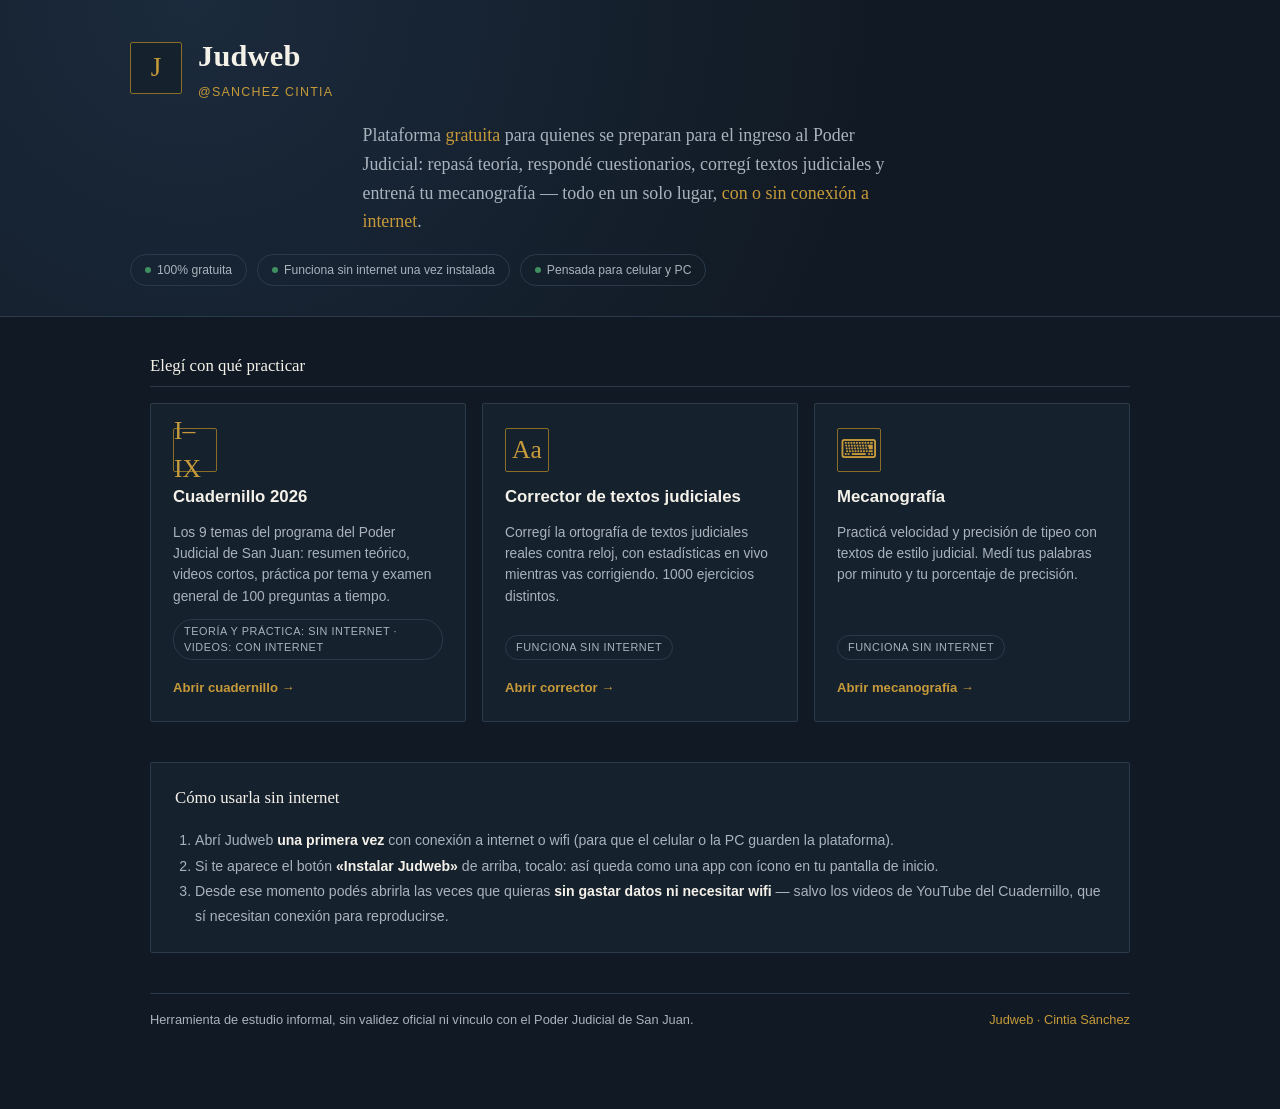
<file: index.html>
<!DOCTYPE html>
<html lang="es-AR">
<head>
<meta charset="UTF-8">
<meta name="viewport" content="width=device-width, initial-scale=1.0">
<title>Judweb · Preparación para el ingreso al Poder Judicial</title>
<meta name="description" content="Judweb: plataforma gratuita para prepararte para el ingreso al Poder Judicial. Teoría, cuestionarios, corrección de textos y mecanografía. Funciona con y sin conexión a internet.">
<meta name="theme-color" content="#111a24">
<link rel="manifest" href="./manifest.webmanifest">
<link rel="icon" href="./assets/icon-192.png">
<link rel="apple-touch-icon" href="./assets/apple-touch-icon.png">
<style>
  :root{
    --ink:#111a24;
    --panel:#16212e;
    --panel-2:#1c2938;
    --line:#2b3a4a;
    --paper:#f4f1e9;
    --brass:#c69a3a;
    --brass-dim:#8a6e28;
    --text:#e9e6dc;
    --text-dim:#a9b3bd;
    --good:#3f8f5f;
    --radius:2px;
    --serif: Georgia, 'Times New Roman', Times, serif;
    --sans: -apple-system, BlinkMacSystemFont, 'Segoe UI', Roboto, Helvetica, Arial, sans-serif;
  }
  *{box-sizing:border-box;}
  html,body{margin:0;padding:0;}
  body{
    background:var(--ink);
    color:var(--text);
    font-family:var(--sans);
    line-height:1.5;
    min-height:100vh;
  }
  a{color:inherit;}
  .wrap{max-width:1020px;margin:0 auto;padding:0 20px 80px;}

  header.hero{
    border-bottom:1px solid var(--line);
    padding:34px 20px 30px;
    margin-bottom:36px;
    background:radial-gradient(circle at 15% 0%, #1b2a3c 0%, var(--ink) 60%);
  }
  header.hero .inner{max-width:1020px;margin:0 auto;display:flex;align-items:center;gap:16px;flex-wrap:wrap;}
  .brand-mark{
    width:52px;height:52px;flex-shrink:0;border:1px solid var(--brass-dim);border-radius:var(--radius);
    display:flex;align-items:center;justify-content:center;font-family:var(--serif);
    font-size:1.7rem;color:var(--brass);background:var(--panel);
  }
  .brand-text h1{
    font-family:var(--serif);font-size:1.9rem;margin:0;color:var(--paper);letter-spacing:.2px;
  }
  .brand-text .handle{
    font-size:.78rem;letter-spacing:.1em;text-transform:uppercase;color:var(--brass);margin-top:3px;
  }
  .hero-lede{
    font-family:var(--serif);font-size:1.12rem;line-height:1.6;color:var(--text-dim);
    max-width:62ch;margin:20px auto 0;
  }
  .hero-lede em{color:var(--brass);font-style:normal;}
  .hero-badges{display:flex;gap:10px;flex-wrap:wrap;margin-top:18px;max-width:1020px;margin-left:auto;margin-right:auto;}
  .badge{
    font-size:.76rem;border:1px solid var(--line);border-radius:20px;padding:6px 14px;color:var(--text-dim);
    display:flex;align-items:center;gap:6px;
  }
  .badge .dot{width:6px;height:6px;border-radius:50%;background:var(--good);display:inline-block;}

  .section-title{
    font-family:var(--serif);color:var(--paper);font-size:1.05rem;
    margin:0 0 16px;padding-bottom:8px;border-bottom:1px solid var(--line);
  }

  .app-grid{
    display:grid;grid-template-columns:1fr;gap:16px;margin-bottom:40px;
  }
  @media (min-width:680px){
    .app-grid{grid-template-columns:repeat(3,1fr);}
  }
  .app-card{
    background:var(--panel);border:1px solid var(--line);border-radius:var(--radius);
    padding:24px 22px;display:flex;flex-direction:column;gap:12px;
    text-decoration:none;color:inherit;transition:border-color .15s ease;
  }
  .app-card:hover{border-color:var(--brass-dim);}
  .app-card .icon{
    font-family:var(--serif);font-size:1.6rem;color:var(--brass);
    width:44px;height:44px;border:1px solid var(--brass-dim);border-radius:var(--radius);
    display:flex;align-items:center;justify-content:center;
  }
  .app-card h3{margin:0;font-size:1.05rem;color:var(--paper);font-weight:600;}
  .app-card p{margin:0;font-size:.86rem;color:var(--text-dim);line-height:1.55;flex:1;}
  .app-card .go{
    font-size:.82rem;color:var(--brass);font-weight:600;display:flex;align-items:center;gap:6px;margin-top:6px;
  }
  .app-card .offline-tag{
    font-size:.68rem;letter-spacing:.05em;text-transform:uppercase;color:var(--text-dim);
    border:1px solid var(--line);border-radius:20px;padding:3px 10px;align-self:flex-start;
  }

  .install-panel{
    background:linear-gradient(135deg,var(--panel-2),var(--panel));
    border:1px solid var(--brass-dim);border-radius:var(--radius);
    padding:22px 26px;margin-bottom:40px;display:none;gap:16px;align-items:center;flex-wrap:wrap;
  }
  .install-panel.show{display:flex;}
  .install-panel .info{flex:1;min-width:220px;}
  .install-panel h2{margin:0 0 6px;font-family:var(--serif);font-size:1.1rem;color:var(--paper);font-weight:normal;}
  .install-panel p{margin:0;color:var(--text-dim);font-size:.86rem;}
  .btn{
    font-family:var(--sans);font-size:.88rem;font-weight:600;
    background:var(--brass);color:#1a1305;border:none;
    padding:11px 20px;border-radius:var(--radius);cursor:pointer;white-space:nowrap;
  }
  .btn:hover{background:#d9ac47;}

  .howto{
    background:var(--panel);border:1px solid var(--line);border-radius:var(--radius);
    padding:22px 24px;margin-bottom:40px;
  }
  .howto ol{margin:0;padding-left:20px;color:var(--text-dim);font-size:.88rem;line-height:1.8;}
  .howto strong{color:var(--paper);}

  footer.note{
    margin-top:40px;color:var(--text-dim);font-size:.8rem;border-top:1px solid var(--line);
    padding-top:16px;display:flex;justify-content:space-between;gap:12px;flex-wrap:wrap;
  }
  footer.note .credit{color:var(--brass);}
</style>
</head>
<body>

<header class="hero">
  <div class="inner">
    <div class="brand-mark">J</div>
    <div class="brand-text">
      <h1>Judweb</h1>
      <div class="handle">@Sanchez Cintia</div>
    </div>
  </div>
  <p class="hero-lede">Plataforma <em>gratuita</em> para quienes se preparan para el ingreso al Poder Judicial:
  repasá teoría, respondé cuestionarios, corregí textos judiciales y entrená tu mecanografía —
  todo en un solo lugar, <em>con o sin conexión a internet</em>.</p>
  <div class="hero-badges">
    <span class="badge"><span class="dot"></span>100% gratuita</span>
    <span class="badge"><span class="dot"></span>Funciona sin internet una vez instalada</span>
    <span class="badge"><span class="dot"></span>Pensada para celular y PC</span>
  </div>
</header>

<div class="wrap">

  <div class="install-panel" id="installPanel">
    <div class="info">
      <h2>Instalá Judweb en tu celular o PC</h2>
      <p>Así podés abrirla como una app, con ícono propio y sin necesidad de datos ni wifi cada vez.</p>
    </div>
    <button class="btn" id="installBtn">Instalar Judweb</button>
  </div>

  <div class="section-title">Elegí con qué practicar</div>
  <div class="app-grid">
    <a class="app-card" href="./apps/cuadernillo/index.html">
      <div class="icon">I–IX</div>
      <h3>Cuadernillo 2026</h3>
      <p>Los 9 temas del programa del Poder Judicial de San Juan: resumen teórico, videos cortos,
      práctica por tema y examen general de 100 preguntas a tiempo.</p>
      <span class="offline-tag">Teoría y práctica: sin internet · Videos: con internet</span>
      <span class="go">Abrir cuadernillo →</span>
    </a>

    <a class="app-card" href="./apps/corrector/index.html">
      <div class="icon">Aa</div>
      <h3>Corrector de textos judiciales</h3>
      <p>Corregí la ortografía de textos judiciales reales contra reloj, con estadísticas en vivo
      mientras vas corrigiendo. 1000 ejercicios distintos.</p>
      <span class="offline-tag">Funciona sin internet</span>
      <span class="go">Abrir corrector →</span>
    </a>

    <a class="app-card" href="./apps/mecanografia/index.html">
      <div class="icon">⌨</div>
      <h3>Mecanografía</h3>
      <p>Practicá velocidad y precisión de tipeo con textos de estilo judicial. Medí tus palabras
      por minuto y tu porcentaje de precisión.</p>
      <span class="offline-tag">Funciona sin internet</span>
      <span class="go">Abrir mecanografía →</span>
    </a>
  </div>

  <div class="howto">
    <div class="section-title" style="border:none;margin-bottom:10px;">Cómo usarla sin internet</div>
    <ol>
      <li>Abrí Judweb <strong>una primera vez</strong> con conexión a internet o wifi (para que el celular o la PC guarden la plataforma).</li>
      <li>Si te aparece el botón <strong>«Instalar Judweb»</strong> de arriba, tocalo: así queda como una app con ícono en tu pantalla de inicio.</li>
      <li>Desde ese momento podés abrirla las veces que quieras <strong>sin gastar datos ni necesitar wifi</strong> — salvo los videos de YouTube del Cuadernillo, que sí necesitan conexión para reproducirse.</li>
    </ol>
  </div>

  <footer class="note">
    <span>Herramienta de estudio informal, sin validez oficial ni vínculo con el Poder Judicial de San Juan.</span>
    <span class="credit">Judweb · Cintia Sánchez</span>
  </footer>
</div>

<script>
  // Registra el service worker para que la plataforma funcione sin internet
  // después de la primera visita (requiere que el sitio esté servido por https).
  if ('serviceWorker' in navigator){
    window.addEventListener('load', () => {
      navigator.serviceWorker.register('./sw.js').catch(() => {});
    });
  }

  // Botón de instalación (Add to Home Screen / PWA install)
  let deferredPrompt = null;
  const installPanel = document.getElementById('installPanel');
  const installBtn = document.getElementById('installBtn');

  window.addEventListener('beforeinstallprompt', (e) => {
    e.preventDefault();
    deferredPrompt = e;
    installPanel.classList.add('show');
  });

  installBtn && installBtn.addEventListener('click', async () => {
    if(!deferredPrompt) return;
    deferredPrompt.prompt();
    await deferredPrompt.userChoice;
    deferredPrompt = null;
    installPanel.classList.remove('show');
  });

  window.addEventListener('appinstalled', () => {
    installPanel.classList.remove('show');
  });
</script>
</body>
</html>
</file>
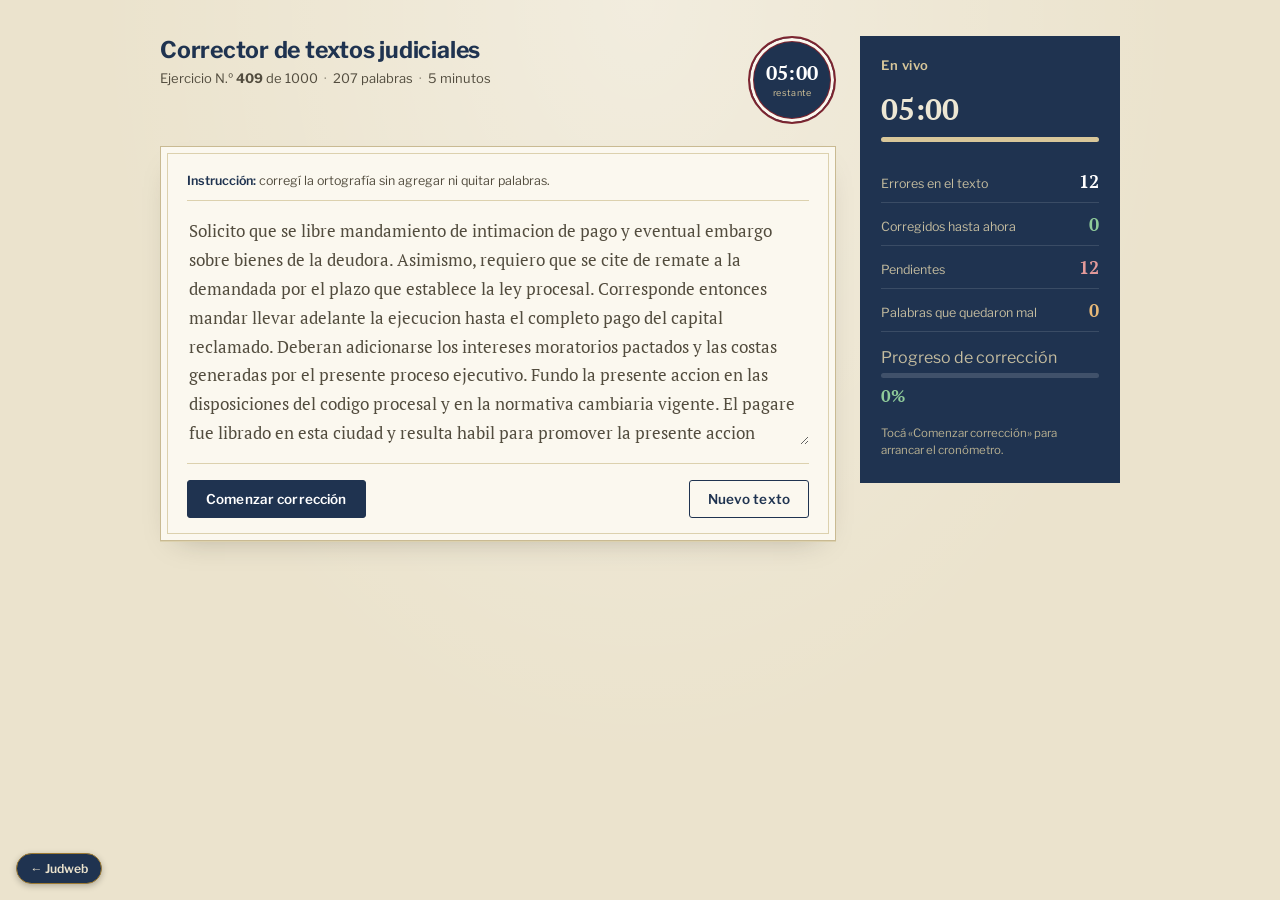
<file: apps/corrector/index.html>
<!DOCTYPE html>
<html lang="es">
<head>
<meta charset="UTF-8">
<meta name="viewport" content="width=device-width, initial-scale=1.0">
<title>Corrector de textos judiciales</title>
<link rel="preconnect" href="https://fonts.googleapis.com">
<link rel="preconnect" href="https://fonts.gstatic.com" crossorigin>
<link href="https://fonts.googleapis.com/css2?family=PT+Serif:ital,wght@0,400;0,700;1,400&family=Libre+Franklin:wght@400;500;600;700&display=swap" rel="stylesheet">
<link rel="stylesheet" href="style.css">
<link rel="manifest" href="../../manifest.webmanifest">
<meta name="theme-color" content="#1F3350">
</head>
<body>
<a href="../../index.html" style="position:fixed;bottom:16px;left:16px;z-index:999;background:#1F3350;border:1px solid #9C7A32;color:#EBE3CD;font-family:'Libre Franklin',-apple-system,BlinkMacSystemFont,'Segoe UI',Roboto,Helvetica,Arial,sans-serif;font-size:.76rem;font-weight:600;text-decoration:none;padding:7px 13px;border-radius:20px;box-shadow:0 2px 6px rgba(0,0,0,.25);">← Judweb</a>
<div class="layout">

  <div class="sheet">
    <header class="doc-head">
      <div class="titles">
        <h1>Corrector de textos judiciales</h1>
        <p id="metaLine">Ejercicio N.º <strong id="exNum">1</strong> de 1000<span class="dot">·</span><span id="wordCount">0</span> palabras<span class="dot">·</span>5 minutos</p>
      </div>
      <div class="seal" id="seal">
        <div class="time" id="timeLeft">05:00</div>
        <div class="lbl">restante</div>
      </div>
    </header>

    <div class="card">
      <div class="meta-row">
        <span><strong>Instrucción:</strong> corregí la ortografía sin agregar ni quitar palabras.</span>
      </div>
      <textarea id="editor" spellcheck="false"></textarea>
      <div class="result-view" id="resultView"></div>

      <div class="controls">
        <div>
          <button class="btn" id="startBtn">Comenzar corrección</button>
          <button class="btn gold" id="finishBtn" style="display:none;">Finalizar ahora</button>
        </div>
        <button class="btn secondary" id="newBtn">Nuevo texto</button>
      </div>
    </div>

    <div class="results" id="resultsPanel">
      <h2>Resultado de la corrección</h2>
      <div class="score-band">
        <div class="score-number" id="scoreNumber">0%</div>
        <div class="score-label">de palabras corregidas correctamente</div>
      </div>
      <div class="stat-grid" id="statGrid"></div>
      <p class="accuracy-line" id="accuracyLine"></p>
      <div class="legend">
        <span><i class="swatch" style="background:#DDEBD9;border:1px solid #3B6B45;"></i>corregido bien</span>
        <span><i class="swatch" style="background:#F4DCDC;border:1px solid #7C2530;"></i>error sin corregir</span>
        <span><i class="swatch" style="background:#FBE8C6;border:1px solid #8A5A16;"></i>palabra que estaba bien y quedó mal</span>
        <span><i class="swatch" style="background:#9C7A32;"></i>forma correcta sugerida</span>
      </div>
    </div>
  </div>

  <!-- Panel lateral: estadísticas en vivo mientras se corrige -->
  <aside class="live-panel" id="livePanel">
    <h2>En vivo</h2>

    <div class="live-clock">
      <span id="liveTime">05:00</span>
      <div class="progress-track"><div class="progress-fill" id="timeFill"></div></div>
    </div>

    <div class="live-stat">
      <span class="live-label">Errores en el texto</span>
      <span class="live-value" id="liveTotalErrors">–</span>
    </div>
    <div class="live-stat">
      <span class="live-label">Corregidos hasta ahora</span>
      <span class="live-value ok" id="liveFixed">0</span>
    </div>
    <div class="live-stat">
      <span class="live-label">Pendientes</span>
      <span class="live-value pending" id="livePending">–</span>
    </div>
    <div class="live-stat">
      <span class="live-label">Palabras que quedaron mal</span>
      <span class="live-value warn" id="liveBroken">0</span>
    </div>

    <div class="live-progress">
      <span class="live-label">Progreso de corrección</span>
      <div class="progress-track"><div class="progress-fill correct" id="progressFill"></div></div>
      <span class="progress-pct" id="progressPct">0%</span>
    </div>

    <p class="live-note" id="liveNote">Tocá «Comenzar corrección» para arrancar el cronómetro.</p>
  </aside>

</div>

<script src="script.js"></script>
</body>
</html>
</file>
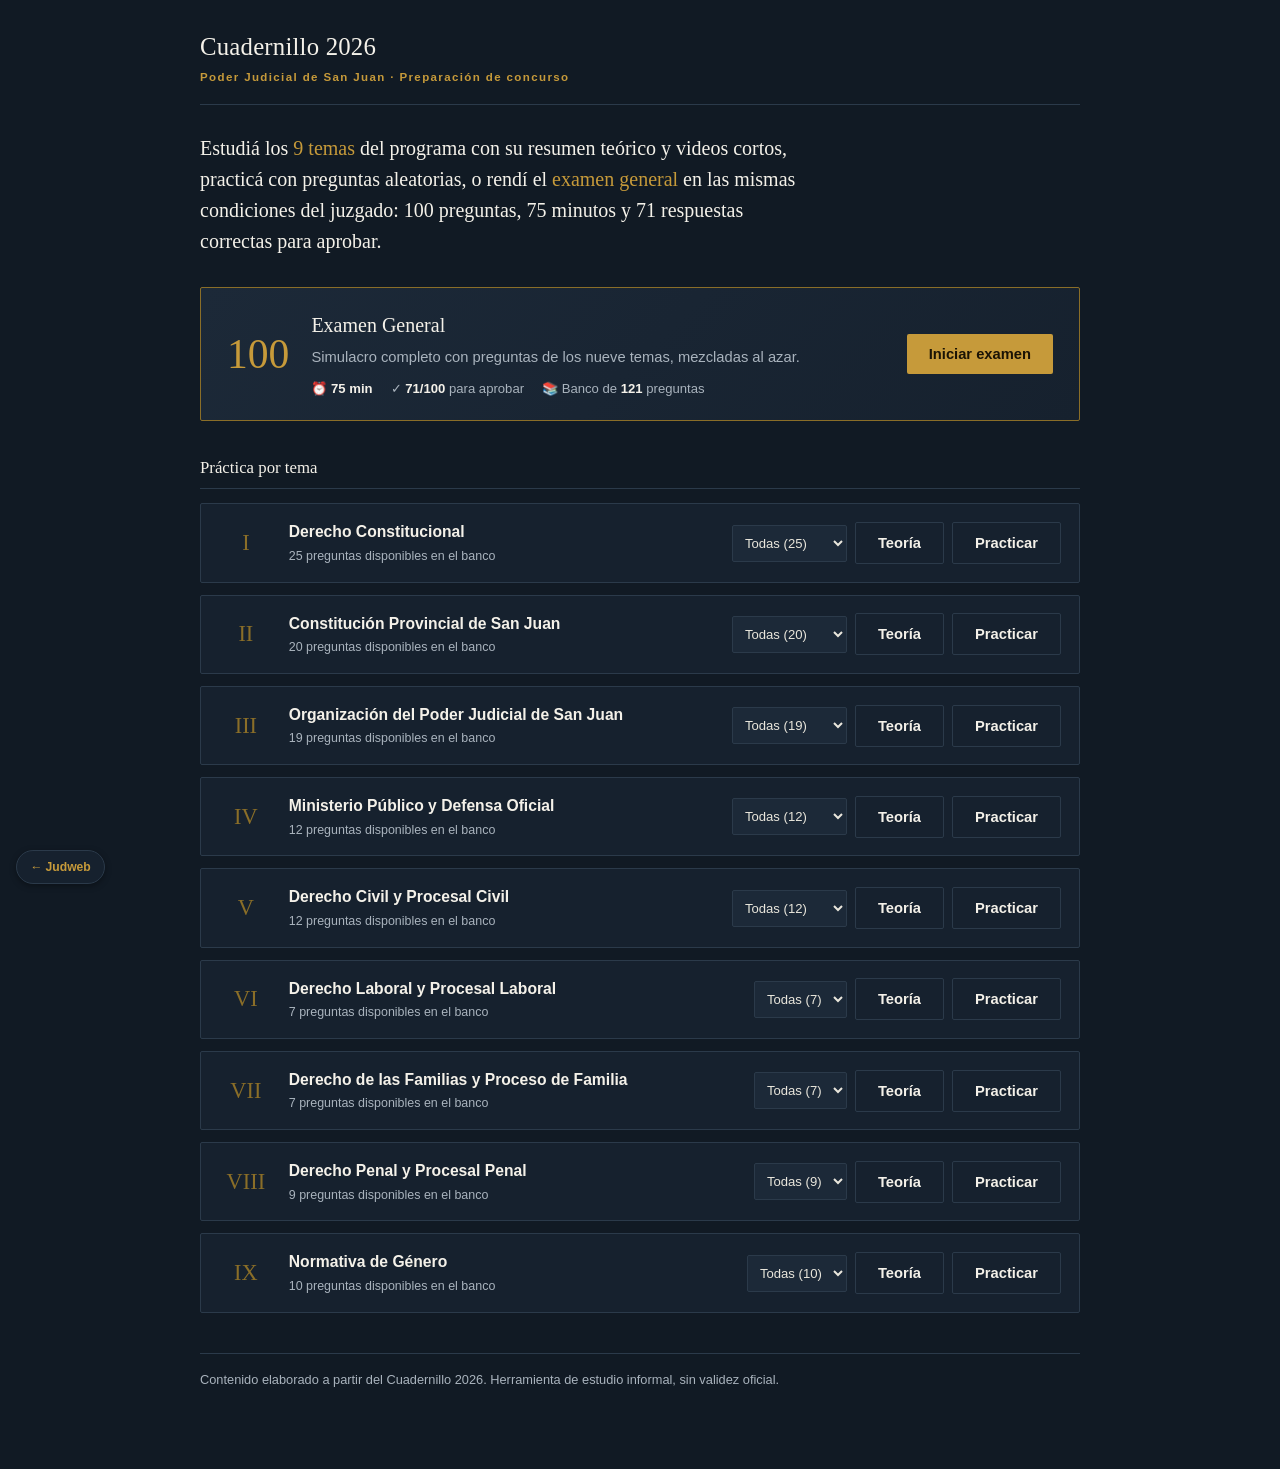
<file: apps/cuadernillo/index.html>
<!DOCTYPE html>
<html lang="es">
<head>
<meta charset="UTF-8">
<meta name="viewport" content="width=device-width, initial-scale=1.0">
<title>Cuadernillo 2026 · Poder Judicial de San Juan</title>
<style>
  :root{
    --ink:#111a24;
    --panel:#16212e;
    --panel-2:#1c2938;
    --line: #2b3a4a;
    --paper:#f4f1e9;
    --brass:#c69a3a;
    --brass-dim:#8a6e28;
    --good:#3f8f5f;
    --good-bg:#173325;
    --bad:#c1543a;
    --bad-bg:#3a2019;
    --text:#e9e6dc;
    --text-dim:#a9b3bd;
    --radius:2px;
    --serif: Georgia, 'Times New Roman', Times, serif;
    --sans: -apple-system, BlinkMacSystemFont, 'Segoe UI', Roboto, Helvetica, Arial, sans-serif;
  }
  *{box-sizing:border-box;}
  html,body{margin:0;padding:0;}
  body{
    background:var(--ink);
    color:var(--text);
    font-family:var(--sans);
    line-height:1.5;
    min-height:100vh;
  }
  .wrap{max-width:920px;margin:0 auto;padding:28px 20px 80px;}

  header.top{
    display:flex;align-items:baseline;justify-content:space-between;
    border-bottom:1px solid var(--line);
    padding-bottom:18px;margin-bottom:28px;
    gap:12px;flex-wrap:wrap;
  }
  header.top .mark{
    font-family:var(--serif);
    font-size:1.55rem;
    letter-spacing:.2px;
    color:var(--paper);
  }
  header.top .mark small{
    display:block;font-family:var(--sans);font-size:.72rem;color:var(--brass);
    letter-spacing:.12em;margin-top:4px;font-weight:600;
  }
  .backlink{
    background:none;border:1px solid var(--line);color:var(--text-dim);
    font-family:var(--sans);font-size:.85rem;padding:8px 14px;border-radius:var(--radius);
    cursor:pointer;
  }
  .backlink:hover{border-color:var(--brass);color:var(--paper);}

  /* HOME */
  .lede{
    font-family:var(--serif);font-size:1.25rem;line-height:1.55;color:var(--paper);
    max-width:62ch;margin:0 0 30px;
  }
  .lede em{color:var(--brass);font-style:normal;}

  .exam-cta{
    display:flex;gap:22px;align-items:center;
    background:linear-gradient(135deg,var(--panel-2),var(--panel));
    border:1px solid var(--brass-dim);
    border-radius:var(--radius);
    padding:22px 26px;margin-bottom:34px;
    flex-wrap:wrap;
  }
  .exam-cta .num{
    font-family:var(--serif);font-size:2.6rem;color:var(--brass);line-height:1;
  }
  .exam-cta .info{flex:1;min-width:220px;}
  .exam-cta h2{margin:0 0 6px;font-family:var(--serif);font-size:1.25rem;color:var(--paper);font-weight:normal;}
  .exam-cta p{margin:0;color:var(--text-dim);font-size:.92rem;}
  .exam-cta .stats{display:flex;gap:18px;margin-top:10px;font-size:.82rem;color:var(--text-dim);}
  .exam-cta .stats b{color:var(--paper);}

  .btn{
    font-family:var(--sans);font-size:.92rem;font-weight:600;
    background:var(--brass);color:#1a1305;border:none;
    padding:12px 22px;border-radius:var(--radius);cursor:pointer;
    white-space:nowrap;
  }
  .btn:hover{background:#d9ac47;}
  .btn.secondary{
    background:transparent;border:1px solid var(--line);color:var(--paper);
  }
  .btn.secondary:hover{border-color:var(--brass);color:var(--brass);}
  .btn:disabled{opacity:.4;cursor:not-allowed;}

  .section-title{
    font-family:var(--serif);color:var(--paper);font-size:1.05rem;
    margin:0 0 14px;padding-bottom:8px;border-bottom:1px solid var(--line);
  }

  .tema-grid{display:grid;grid-template-columns:1fr;gap:12px;}
  .tema-card{
    display:flex;align-items:center;gap:16px;
    background:var(--panel);border:1px solid var(--line);border-radius:var(--radius);
    padding:16px 18px;
  }
  .tema-card .roman{
    font-family:var(--serif);font-size:1.4rem;color:var(--brass-dim);width:2.4em;flex-shrink:0;text-align:center;
  }
  .tema-card .body{flex:1;min-width:160px;}
  .tema-card h3{margin:0 0 3px;font-size:.98rem;font-weight:600;color:var(--paper);}
  .tema-card .meta{font-size:.78rem;color:var(--text-dim);}
  .tema-card .controls{display:flex;gap:8px;align-items:center;flex-wrap:wrap;}
  select.count-select{
    background:var(--panel-2);color:var(--text);border:1px solid var(--line);
    border-radius:var(--radius);padding:9px 8px;font-family:var(--sans);font-size:.82rem;
  }

  footer.note{margin-top:40px;color:var(--text-dim);font-size:.8rem;border-top:1px solid var(--line);padding-top:16px;}

  /* QUIZ */
  .quiz-head{
    display:flex;justify-content:space-between;align-items:center;gap:16px;
    margin-bottom:22px;flex-wrap:wrap;
  }
  .progress-wrap{flex:1;min-width:180px;}
  .progress-label{font-size:.78rem;color:var(--text-dim);margin-bottom:6px;display:flex;justify-content:space-between;}
  .progress-bar{height:5px;background:var(--panel-2);border-radius:3px;overflow:hidden;}
  .progress-fill{height:100%;background:var(--brass);transition:width .2s;}
  .timer{
    font-family:var(--serif);font-size:1.7rem;color:var(--paper);
    background:var(--panel);border:1px solid var(--line);border-radius:var(--radius);
    padding:8px 18px;min-width:110px;text-align:center;
  }
  .timer.low{color:var(--bad);border-color:var(--bad);}

  .q-card{
    background:var(--panel);border:1px solid var(--line);border-radius:var(--radius);
    padding:26px 26px 20px;margin-bottom:20px;
  }
  .q-tema-tag{
    font-size:.72rem;letter-spacing:.05em;color:var(--brass);text-transform:uppercase;margin-bottom:10px;
  }
  .q-text{font-family:var(--serif);font-size:1.18rem;color:var(--paper);line-height:1.5;margin:0 0 22px;}
  .opt{
    display:flex;gap:12px;align-items:flex-start;
    width:100%;text-align:left;background:var(--panel-2);border:1px solid var(--line);
    border-radius:var(--radius);padding:13px 16px;margin-bottom:10px;
    color:var(--text);font-family:var(--sans);font-size:.94rem;cursor:pointer;
  }
  .opt:hover{border-color:var(--brass-dim);}
  .opt .letter{
    font-family:var(--serif);color:var(--brass);flex-shrink:0;width:1.2em;
  }
  .opt.selected{border-color:var(--brass);background:#26201040;}
  .opt.correct{border-color:var(--good);background:var(--good-bg);}
  .opt.incorrect{border-color:var(--bad);background:var(--bad-bg);}
  .opt:disabled{cursor:default;}
  .exp{
    margin-top:14px;padding:12px 14px;background:var(--panel-2);border-left:3px solid var(--brass);
    font-size:.87rem;color:var(--text-dim);border-radius:0 var(--radius) var(--radius) 0;
  }
  .quiz-actions{display:flex;justify-content:flex-end;gap:10px;}

  /* RESULTS */
  .result-hero{
    text-align:center;padding:36px 20px;background:var(--panel);border:1px solid var(--line);
    border-radius:var(--radius);margin-bottom:28px;
  }
  .result-hero .verdict{
    font-family:var(--serif);font-size:2.2rem;margin:0 0 8px;
  }
  .verdict.pass{color:var(--good);}
  .verdict.fail{color:var(--bad);}
  .result-hero .score{font-size:1.05rem;color:var(--text-dim);}
  .result-hero .score b{color:var(--paper);font-size:1.3rem;}
  .result-bars{display:flex;justify-content:center;gap:26px;margin-top:20px;flex-wrap:wrap;}
  .result-bars .stat{text-align:center;}
  .result-bars .stat .n{font-family:var(--serif);font-size:1.6rem;color:var(--paper);}
  .result-bars .stat .l{font-size:.75rem;color:var(--text-dim);text-transform:uppercase;letter-spacing:.05em;}

  .review-item{
    background:var(--panel);border:1px solid var(--line);border-radius:var(--radius);
    padding:16px 20px;margin-bottom:10px;
  }
  .review-item.wrong{border-left:3px solid var(--bad);}
  .review-item.right{border-left:3px solid var(--good);}
  .review-item .rq{font-size:.95rem;color:var(--paper);margin-bottom:8px;}
  .review-item .ra{font-size:.85rem;color:var(--text-dim);margin:2px 0;}
  .review-item .ra.correctline{color:var(--good);}
  .review-item .ra.wrongline{color:var(--bad);}
  .result-actions{display:flex;gap:10px;justify-content:center;margin:26px 0 8px;flex-wrap:wrap;}

  .hidden{display:none !important;}

  /* TEORIA */
  .theory-lead{
    font-family:var(--serif);font-size:1.12rem;color:var(--paper);line-height:1.55;
    margin:0 0 22px;
  }
  .theory-list{list-style:none;margin:0 0 34px;padding:0;}
  .theory-list li{
    position:relative;padding:12px 16px 12px 34px;margin-bottom:8px;
    background:var(--panel);border:1px solid var(--line);border-radius:var(--radius);
    color:var(--text);font-size:.92rem;line-height:1.55;
  }
  .theory-list li::before{
    content:"\2022";color:var(--brass);position:absolute;left:14px;top:11px;font-size:1.1rem;
  }
  .video-grid{display:grid;grid-template-columns:1fr;gap:16px;margin-bottom:10px;}
  .video-card{
    background:var(--panel);border:1px solid var(--line);border-radius:var(--radius);
    overflow:hidden;
  }
  .video-card .frame-wrap{position:relative;width:100%;padding-top:56.25%;background:#000;}
  .video-card .frame-wrap iframe{position:absolute;top:0;left:0;width:100%;height:100%;border:0;}
  .video-card .vinfo{padding:12px 16px;}
  .video-card .vinfo .vtitle{font-size:.9rem;color:var(--paper);margin:0 0 6px;line-height:1.4;}
  .video-card .vinfo a{color:var(--brass);font-size:.8rem;text-decoration:none;}
  .video-card .vinfo a:hover{text-decoration:underline;}
  .resource-card{
    display:flex;align-items:center;justify-content:space-between;gap:12px;
    background:var(--panel);border:1px solid var(--line);border-radius:var(--radius);
    padding:14px 18px;margin-bottom:12px;
  }
  .resource-card .rtitle{font-size:.9rem;color:var(--paper);}
  .resource-card .rtag{
    display:inline-block;font-size:.68rem;letter-spacing:.05em;text-transform:uppercase;
    color:var(--brass);margin-bottom:4px;
  }
  .resource-card a.btn{padding:8px 16px;font-size:.82rem;white-space:nowrap;text-decoration:none;display:inline-block;}
  .tema-card .controls{row-gap:8px;}

  @media (max-width:600px){
    .tema-card{flex-wrap:wrap;}
    .exam-cta{flex-direction:column;align-items:flex-start;}
  }
</style>
<link rel="manifest" href="../../manifest.webmanifest">
<meta name="theme-color" content="#111a24">
</head>
<body>
<a href="../../index.html" style="position:fixed;bottom:16px;left:16px;z-index:999;background:#16212e;border:1px solid #2b3a4a;color:#c69a3a;font-family:-apple-system,BlinkMacSystemFont,'Segoe UI',Roboto,Helvetica,Arial,sans-serif;font-size:.76rem;font-weight:600;text-decoration:none;padding:7px 13px;border-radius:20px;box-shadow:0 2px 6px rgba(0,0,0,.35);">← Judweb</a>
<div class="wrap" id="app"></div>

<script>
const TEMAS = {"1": "Derecho Constitucional", "2": "Constitución Provincial de San Juan", "3": "Organización del Poder Judicial de San Juan", "4": "Ministerio Público y Defensa Oficial", "5": "Derecho Civil y Procesal Civil", "6": "Derecho Laboral y Procesal Laboral", "7": "Derecho de las Familias y Proceso de Familia", "8": "Derecho Penal y Procesal Penal", "9": "Normativa de Género"};

const TEORIA = {
  1: {
    lead: "El Derecho Constitucional estudia la Constitución como norma suprema: cómo organiza el poder del Estado y qué derechos garantiza a las personas.",
    puntos: [
      "Constitución formal (el texto escrito) y Constitución material (cómo funciona realmente el poder en la práctica).",
      "Poder constituyente originario (funda el Estado) y derivado (lo reforma); una Constitución es rígida cuando su reforma exige un procedimiento distinto al de las leyes comunes.",
      "Supremacía constitucional (art. 31 CN): la Constitución, las leyes que la reglamentan y los tratados están por encima del resto del ordenamiento jurídico.",
      "Control de constitucionalidad: los jueces pueden declarar inaplicable una norma que contradiga la Constitución.",
      "La reforma de 1994 incorporó tratados de derechos humanos con jerarquía constitucional (art. 75 inc. 22), el Ministerio Público como órgano independiente (art. 120) y la autonomía de la Ciudad de Buenos Aires, entre otros cambios."
    ],
    recursos: [
      {tipo:"video", titulo:"Introducción al Derecho Constitucional (Constitución Nacional Argentina)", url:"https://www.youtube.com/watch?v=mictl6pKTq8"},
      {tipo:"video", titulo:"Supremacía y jerarquía constitucional", url:"https://www.youtube.com/watch?v=h3c_n7bSYaU"}
    ]
  },
  2: {
    lead: "Cada provincia argentina dicta su propia Constitución (arts. 5, 121 a 123 CN): es un poder constituyente 'de segundo grado', condicionado por la Constitución Nacional.",
    puntos: [
      "La Constitución de San Juan fue sancionada en 1986 y tuvo reformas posteriores (por ejemplo, el art. 175 fue modificado por la Ley 8199 del año 2001).",
      "Organiza los tres poderes provinciales: Poder Ejecutivo (Gobernador/a), Poder Legislativo (Cámara de Diputados, de composición unicameral) y Poder Judicial.",
      "Contiene su propia declaración de derechos y garantías para los habitantes de la provincia, además de los que ya reconoce la Constitución Nacional.",
      "Crea organismos de control propios, como la Fiscalía de Estado y el Tribunal de Cuentas.",
      "Debe respetar el sistema representativo, republicano y federal, y asegurar la administración de justicia, el régimen municipal y la educación primaria, tal como exige el art. 5 de la Constitución Nacional."
    ],
    recursos: [
      {tipo:"video", titulo:"Constituciones Provinciales: qué son y qué regulan", url:"https://www.youtube.com/watch?v=mPFbiWOtvj8"},
      {tipo:"enlace", titulo:"Texto oficial de la Constitución de San Juan (PDF)", url:"https://www2.hcdn.gob.ar/export/hcdn/secparl/dgral_info_parlamentaria/dip/archivos/constitucion-sanjuan.pdf"}
    ]
  },
  3: {
    lead: "El Poder Judicial de San Juan administra justicia dentro de la provincia, con su propia estructura de tribunales y fueros.",
    puntos: [
      "La Corte de Justicia es el máximo tribunal provincial; actúa como última instancia y ejerce la superintendencia sobre el resto del Poder Judicial.",
      "Existen distintos fueros según la materia: civil, penal, laboral, de familia, entre otros, cada uno con juzgados y cámaras de apelación propias.",
      "Las causas suelen recorrer varias instancias: juzgados de primera instancia, cámaras de apelación y, en su caso, la Corte de Justicia.",
      "Un Consejo de la Magistratura interviene en la selección de jueces y juezas mediante concursos públicos de oposición y antecedentes.",
      "El Poder Judicial provincial es independiente de los poderes Ejecutivo y Legislativo, principio clave para garantizar imparcialidad en sus decisiones."
    ],
    recursos: [
      {tipo:"video", titulo:"Poder Judicial: esquema general (Constitución Nacional, Sección Tercera)", url:"https://www.youtube.com/watch?v=SHSByd2drEY"},
      {tipo:"video", titulo:"Estructura del Poder Judicial", url:"https://www.youtube.com/watch?v=Mja29Bvix7U"}
    ]
  },
  4: {
    lead: "El Ministerio Público es un órgano independiente de los tres poderes del Estado (art. 120 CN), con dos ramas: la Fiscal y la de la Defensa.",
    puntos: [
      "El Ministerio Público Fiscal promueve y ejerce la acción penal pública: investiga delitos y acusa en representación de la sociedad.",
      "El Ministerio Público de la Defensa (Defensa Oficial) garantiza el derecho de defensa en juicio, asistiendo gratuitamente a quienes no pueden pagar un abogado particular.",
      "A nivel nacional está encabezado por el Procurador/a General y el Defensor/a General; en San Juan existe una estructura equivalente dentro del Poder Judicial provincial.",
      "Sus integrantes gozan de inmunidades funcionales para actuar con independencia de criterio.",
      "La Defensa Oficial también interviene en materia civil, laboral y de familia, no solo en lo penal (por ejemplo, en alimentos, divorcios o sucesorios de personas sin recursos)."
    ],
    recursos: [
      {tipo:"canal", titulo:"Canal oficial: Ministerio Público de la Defensa de Argentina", url:"https://www.youtube.com/@mpdargentina/videos"},
      {tipo:"canal", titulo:"Canal oficial: Ministerio Público Fiscal (Procuración General)", url:"https://www.youtube.com/user/PGNcomunicacion"}
    ]
  },
  5: {
    lead: "El Derecho Civil regula las relaciones entre particulares; en Argentina se rige principalmente por el Código Civil y Comercial (Ley 26.994, vigente desde 2015).",
    puntos: [
      "Regula a la persona humana (capacidad, nombre, domicilio), los bienes, las obligaciones, los contratos, los derechos reales y las sucesiones.",
      "Incorporó principios como la buena fe, el abuso del derecho y la protección de la vivienda familiar.",
      "El Derecho Procesal Civil establece cómo se tramita un juicio: demanda, contestación, ofrecimiento y producción de prueba, alegatos, sentencia y recursos.",
      "Principios procesales clave: bilateralidad (ambas partes deben poder ser oídas), congruencia (el juez decide sobre lo pedido) y preclusión (las etapas del proceso no se repiten una vez cumplidas).",
      "Existen distintos tipos de procesos según la complejidad del asunto: ordinario, sumario/abreviado y ejecutivo, entre otros."
    ],
    recursos: [
      {tipo:"video", titulo:"El Código Civil y Comercial argentino: introducción", url:"https://www.youtube.com/watch?v=10adtfdgJTc"},
      {tipo:"video", titulo:"Estructura del nuevo Código Civil y Comercial de la Nación", url:"https://www.youtube.com/watch?v=6HKc8LYBdcY"}
    ]
  },
  6: {
    lead: "El Derecho Laboral regula la relación entre trabajadores y empleadores, principalmente a través de la Ley de Contrato de Trabajo (Ley 20.744).",
    puntos: [
      "Principio protectorio: ante la desigualdad entre las partes, la ley protege a la parte más débil de la relación, que es el trabajador.",
      "Irrenunciabilidad de derechos: el trabajador no puede renunciar válidamente a los derechos que la ley le reconoce.",
      "Primacía de la realidad: importa lo que ocurre efectivamente en los hechos, más allá de lo que digan los papeles o el contrato firmado.",
      "Derechos básicos: jornada limitada, descanso, vacaciones pagas, salario mínimo, indemnización por despido sin causa.",
      "El Derecho Procesal Laboral suele exigir una instancia de conciliación obligatoria antes del juicio, y tramita ante tribunales o juzgados del trabajo especializados."
    ],
    recursos: [
      {tipo:"video", titulo:"Principios del Derecho Laboral", url:"https://www.youtube.com/watch?v=9pWwP34ej2o"},
      {tipo:"video", titulo:"El Contrato de Trabajo (LCT): concepto, características y elementos", url:"https://www.youtube.com/watch?v=btvgKA8vM9s"}
    ]
  },
  7: {
    lead: "El Código Civil y Comercial habla de 'Derecho de las Familias', en plural, para reconocer la diversidad de formas familiares existentes hoy.",
    puntos: [
      "Regula el matrimonio, las uniones convivenciales, la filiación (por naturaleza, técnicas de reproducción humana asistida y adopción) y la responsabilidad parental.",
      "El interés superior del niño, niña o adolescente es el principio rector en todas las decisiones que los afectan.",
      "El proceso de familia tiene reglas propias: oralidad, inmediación (contacto directo del juez con las partes), informalidad relativa y actuación de oficio del juez en ciertos casos.",
      "Se busca resolver los conflictos familiares priorizando el diálogo y la mediación antes que la confrontación judicial.",
      "Incluye también el régimen de alimentos, cuidado personal de los hijos y régimen de comunicación (antes llamado 'régimen de visitas')."
    ],
    recursos: [
      {tipo:"video", titulo:"¿Qué es el Derecho de Familia? Fácil y con ejemplos", url:"https://www.youtube.com/watch?v=zJe2BaToue4"},
      {tipo:"video", titulo:"Derecho de Familia: introducción", url:"https://www.youtube.com/watch?v=XNG8EnlqjeQ"}
    ]
  },
  8: {
    lead: "El Derecho Penal define qué conductas son delitos y qué penas les corresponden; el Derecho Procesal Penal establece cómo se investiga y juzga a una persona.",
    puntos: [
      "Principio de legalidad: nadie puede ser penado sin una ley previa que establezca el delito y la pena (nullum crimen, nulla poena sine lege).",
      "Presunción de inocencia y derecho de defensa en juicio: toda persona se presume inocente hasta que una sentencia firme diga lo contrario.",
      "Sistema acusatorio: separa claramente las funciones de investigar y acusar (a cargo del fiscal) de la de juzgar (a cargo del juez), a diferencia del viejo sistema inquisitivo.",
      "Etapas típicas del proceso penal: investigación o instrucción, y juicio (oral y público en la mayoría de los sistemas modernos).",
      "San Juan, como la mayoría de las provincias, avanzó hacia un Código Procesal Penal de tipo acusatorio, con mayor protagonismo de fiscales y audiencias orales."
    ],
    recursos: [
      {tipo:"video", titulo:"Derecho Penal: ¿qué es? Todo explicado", url:"https://www.youtube.com/watch?v=--FbKFsEk1M"},
      {tipo:"video", titulo:"En 3 minutos: claves del régimen procesal penal (sistema acusatorio)", url:"https://www.youtube.com/watch?v=eGsmiC0VnOc"}
    ]
  },
  9: {
    lead: "La normativa de género establece el marco legal para prevenir, sancionar y erradicar la violencia y la discriminación por razones de género en Argentina.",
    puntos: [
      "Ley 26.485 de Protección Integral a las Mujeres: define los distintos tipos de violencia (física, psicológica, sexual, económica, simbólica) y las modalidades en que puede darse (doméstica, laboral, institucional, entre otras).",
      "Ley Micaela (27.499): obliga a capacitar en género y violencia contra las mujeres a todas las personas que se desempeñan en la función pública, en los tres poderes del Estado.",
      "Ley de Identidad de Género (26.743): reconoce el derecho de las personas a ser tratadas según su identidad autopercibida.",
      "Ley de Matrimonio Igualitario (26.618): permite el matrimonio entre personas del mismo sexo con los mismos derechos y obligaciones.",
      "El Poder Judicial debe incorporar la perspectiva de género al analizar los casos, evitando estereotipos y garantizando un acceso a la justicia libre de revictimización."
    ],
    recursos: [
      {tipo:"video", titulo:"Ley 26.485 de Protección Integral a las Mujeres", url:"https://www.youtube.com/watch?v=dmxLQ-HqBZY"},
      {tipo:"video", titulo:"Ley Micaela: ¿cuáles son las violencias por motivos de género?", url:"https://www.youtube.com/watch?v=T-dFITULQZs"}
    ]
  }
};
const QUESTIONS = [{"tema": 1, "q": "¿De qué palabras latinas proviene el término \"Constitución\"?", "opts": ["\"cum\" (con) y \"statuere\" (establecer)", "\"constituere\" y \"lex\"", "\"populus\" y \"status\"", "\"norma\" y \"regere\""], "correct": 0, "exp": "El vocablo surge de la unión de \"cum\" (con) y \"statuere\" (establecer)."}, {"tema": 1, "q": "Una Constitución es \"rígida\" cuando:", "opts": ["Solo puede modificarse mediante procedimientos diferentes a los de la legislación común", "Se reforma con el mismo mecanismo que las leyes comunes", "No puede reformarse nunca", "Es dictada unilateralmente por un órgano estatal"], "correct": 0, "exp": ""}, {"tema": 1, "q": "¿Cuáles son los contenidos considerados pétreos de la Constitución Argentina de 1853?", "opts": ["La democracia, el federalismo, la forma republicana y la confesionalidad del Estado", "Solo la forma republicana de gobierno", "El presidencialismo puro y la unidad de mando", "La monarquía constitucional y el centralismo"], "correct": 0, "exp": ""}, {"tema": 1, "q": "La supremacía de la Constitución Nacional está consagrada expresamente en el artículo:", "opts": ["Artículo 31", "Artículo 14", "Artículo 75", "Artículo 18"], "correct": 0, "exp": ""}, {"tema": 1, "q": "¿Qué artículo dispone que los Gobernadores de Provincia son agentes naturales del Gobierno Federal para hacer cumplir la Constitución y las leyes de la Nación?", "opts": ["Artículo 110", "Artículo 5", "Artículo 121", "Artículo 128"], "correct": 0, "exp": ""}, {"tema": 1, "q": "La parte dogmática de la Constitución Nacional, tras la reforma de 1994, comprende:", "opts": ["Los artículos 1 a 35 (declaraciones, derechos y garantías) y 36 a 43 (nuevos derechos y garantías)", "Los artículos 44 a 129 exclusivamente", "Solo el Preámbulo", "Los artículos 1 a 129 en su totalidad"], "correct": 0, "exp": ""}, {"tema": 1, "q": "La parte orgánica de la Constitución Nacional se extiende:", "opts": ["Desde el artículo 44 al 129", "Desde el artículo 1 al 35", "Desde el artículo 36 al 43", "Desde el artículo 1 al 43"], "correct": 0, "exp": ""}, {"tema": 1, "q": "Dentro de las relaciones de la estructura federal, la \"participación\" se institucionaliza principalmente a través de:", "opts": ["La Cámara de Senadores, cuyos miembros representan a las provincias", "El Consejo de la Magistratura", "La Auditoría General de la Nación", "El Jefe de Gabinete de Ministros"], "correct": 0, "exp": ""}, {"tema": 1, "q": "Conforme a los artículos 5, 122 y 123 de la Constitución Nacional, las provincias:", "opts": ["No son soberanas pero sí autónomas", "Son plenamente soberanas", "Carecen de autonomía", "Son autárquicas únicamente"], "correct": 0, "exp": ""}, {"tema": 1, "q": "El artículo 129 de la Constitución Nacional establece que la Ciudad de Buenos Aires:", "opts": ["Tendrá un régimen de gobierno autónomo con Jefe de Gobierno elegido directamente por el pueblo", "Es una provincia más de la Nación", "Depende directamente del Poder Ejecutivo Nacional", "No posee facultades de legislación propia"], "correct": 0, "exp": ""}, {"tema": 1, "q": "El Hábeas Corpus fue incorporado expresamente por primera vez a la Constitución Nacional a través de la reforma de 1994, en el artículo:", "opts": ["43 (último párrafo)", "18", "32", "14 bis"], "correct": 0, "exp": ""}, {"tema": 1, "q": "En la Constitución de la Provincia de San Juan, el Hábeas Corpus está previsto en el artículo:", "opts": ["32", "40", "41", "197"], "correct": 0, "exp": ""}, {"tema": 1, "q": "El Amparo fue incorporado a la Constitución Nacional en la reforma de 1994, en el artículo:", "opts": ["43", "18", "14 bis", "75"], "correct": 0, "exp": ""}, {"tema": 1, "q": "¿En qué artículo de la Constitución de San Juan de 1986 se contempla originalmente el Amparo?", "opts": ["Artículo 40", "Artículo 32", "Artículo 197", "Artículo 43"], "correct": 0, "exp": ""}, {"tema": 1, "q": "El Consejo de la Magistratura de la Nación fue incorporado por la reforma constitucional de 1994 en el artículo:", "opts": ["114", "115", "110", "129"], "correct": 0, "exp": ""}, {"tema": 1, "q": "Entre las atribuciones del Consejo de la Magistratura (nacional) NO se encuentra:", "opts": ["Designar directamente a los jueces de la Corte Suprema", "Seleccionar mediante concursos públicos a los postulantes a magistraturas inferiores", "Administrar los recursos y ejecutar el presupuesto del Poder Judicial", "Ejercer facultades disciplinarias sobre magistrados"], "correct": 0, "exp": "La designación de los jueces de la Corte Suprema corresponde al Presidente con acuerdo del Senado, no al Consejo de la Magistratura."}, {"tema": 1, "q": "El Jurado de Enjuiciamiento previsto en el artículo 115 de la Constitución Nacional tiene por objeto:", "opts": ["Remover a los jueces de tribunales inferiores de la Nación por las causales del artículo 53", "Designar a los ministros de la Corte Suprema", "Sancionar leyes federales", "Ejercer el control de constitucionalidad"], "correct": 0, "exp": ""}, {"tema": 1, "q": "Si transcurren 180 días desde la decisión de abrir el procedimiento de remoción sin que se dicte el fallo del Jurado de Enjuiciamiento, corresponde:", "opts": ["Archivar las actuaciones y, en su caso, reponer al juez suspendido", "Remover automáticamente al juez", "Prorrogar el plazo por otros 180 días", "Elevar la causa a la Corte Suprema"], "correct": 0, "exp": ""}, {"tema": 1, "q": "La designación de los miembros de la Corte Suprema de Justicia de la Nación la efectúa:", "opts": ["El Presidente de la Nación con acuerdo del Senado por dos tercios de sus miembros presentes, en sesión pública", "El Congreso por mayoría simple", "El Consejo de la Magistratura por sí solo", "El Jurado de Enjuiciamiento"], "correct": 0, "exp": ""}, {"tema": 1, "q": "La competencia originaria de la Corte Suprema de Justicia de la Nación comprende, entre otros casos:", "opts": ["Las causas en que es parte una provincia y las concernientes a embajadores extranjeros", "Todas las causas penales del país", "Todos los recursos de apelación ordinaria", "Los conflictos entre municipios"], "correct": 0, "exp": ""}, {"tema": 1, "q": "Según el artículo 18 de la Constitución Nacional, la prisión preventiva y demás medidas de coerción tienen carácter:", "opts": ["Preventivo, cautelar y provisional", "Punitivo y definitivo", "Meramente discrecional del fiscal", "Automático ante cualquier imputación"], "correct": 0, "exp": ""}, {"tema": 1, "q": "El Congreso de la Nación es un órgano bicameral compuesto por:", "opts": ["La Cámara de Diputados y la Cámara de Senadores", "Solo la Cámara de Diputados", "Solo el Senado", "La Cámara de Diputados y el Jefe de Gabinete"], "correct": 0, "exp": ""}, {"tema": 1, "q": "Para ser Senador de la Nación se requiere una edad mínima de:", "opts": ["30 años", "25 años", "35 años", "28 años"], "correct": 0, "exp": ""}, {"tema": 1, "q": "Para ser Diputado de la Nación se requiere una edad mínima de:", "opts": ["25 años", "30 años", "21 años", "35 años"], "correct": 0, "exp": ""}, {"tema": 1, "q": "Tras la reforma de 1994, el Presidente y Vicepresidente de la Nación duran en su mandato:", "opts": ["4 años, con posibilidad de una sola reelección consecutiva", "6 años sin reelección", "5 años con reelección indefinida", "4 años sin posibilidad de reelección"], "correct": 0, "exp": ""}, {"tema": 2, "q": "La Constitución de la Provincia de San Juan actualmente vigente fue sancionada el:", "opts": ["26 de abril de 1986", "23 de abril de 1986", "7 de mayo de 1986", "1 de marzo de 1986"], "correct": 0, "exp": "Sancionada el 26/04/1986, publicada en el Boletín Oficial el 7/05/1986."}, {"tema": 2, "q": "La Constitución de San Juan de 1986 está compuesta por un total de:", "opts": ["281 artículos", "218 artículos", "197 artículos", "120 artículos"], "correct": 0, "exp": ""}, {"tema": 2, "q": "El territorio de la Provincia de San Juan se divide, según el artículo 7 de su Constitución, en:", "opts": ["Diecinueve departamentos", "Diecisiete departamentos", "Veinticinco departamentos", "Once departamentos"], "correct": 0, "exp": ""}, {"tema": 2, "q": "La Sección Primera de la Constitución de San Juan, \"Declaraciones, Derechos y Garantías\", comprende los artículos:", "opts": ["1 al 120", "1 al 197", "121 al 197", "1 al 281"], "correct": 0, "exp": ""}, {"tema": 2, "q": "Conforme al artículo 201 de la Constitución de San Juan, la Corte de Justicia está integrada por:", "opts": ["Cinco miembros como mínimo, número que siempre debe ser impar", "Tres miembros", "Siete miembros fijos", "Nueve miembros"], "correct": 0, "exp": ""}, {"tema": 2, "q": "Para ser miembro de la Corte de Justicia de San Juan se requiere, entre otros requisitos, una edad mínima de:", "opts": ["30 años", "25 años", "35 años", "28 años"], "correct": 0, "exp": ""}, {"tema": 2, "q": "Los miembros de la Corte de Justicia, el Fiscal General y los magistrados judiciales de San Juan son nombrados por:", "opts": ["La Cámara de Diputados, a propuesta de una terna elevada por el Consejo de la Magistratura", "El Gobernador directamente", "La Corte de Justicia en pleno", "Elección popular directa"], "correct": 0, "exp": ""}, {"tema": 2, "q": "Las vacantes de funcionarios judiciales en San Juan deben cubrirse dentro de:", "opts": ["Noventa días de producidas", "Treinta días", "Sesenta días", "Ciento ochenta días"], "correct": 0, "exp": ""}, {"tema": 2, "q": "El Consejo de la Magistratura de San Juan (art. 214) está integrado por:", "opts": ["Dos abogados, un legislador provincial, un miembro de la Corte de Justicia y un ministro del Poder Ejecutivo", "Solo por miembros de la Corte de Justicia", "Cinco legisladores provinciales", "El Gobernador y su gabinete"], "correct": 0, "exp": ""}, {"tema": 2, "q": "El mandato de los miembros del Consejo de la Magistratura de San Juan dura:", "opts": ["Cuatro años, pudiendo ser reelectos", "Dos años sin reelección", "Seis años", "Indefinido"], "correct": 0, "exp": ""}, {"tema": 2, "q": "Según el artículo 209 de la Constitución de San Juan, la interpretación que haga la Corte de Justicia en sus pronunciamientos plenarios es:", "opts": ["De aplicación obligatoria para todos los tribunales inferiores (jurisprudencia vinculante)", "Meramente orientativa", "Solo aplicable al caso concreto", "Revisable por cualquier juez inferior sin trámite alguno"], "correct": 0, "exp": ""}, {"tema": 2, "q": "El Poder Judicial de San Juan, según el artículo 197 de su Constitución, es desempeñado por:", "opts": ["Una Corte de Justicia, Jueces y Jueces de Paz Letrados y demás tribunales que la ley establezca", "Solo la Corte de Justicia", "Solo Jueces de Paz", "La Legislatura y sus comisiones"], "correct": 0, "exp": ""}, {"tema": 2, "q": "El Ministerio Público, conforme al artículo 202 de la Constitución de San Juan, está integrado por:", "opts": ["El Fiscal General de la Corte, los Fiscales de Cámara, los Agentes Fiscales y los Asesores y Defensores Oficiales", "Únicamente por el Fiscal General", "Los jueces de Cámara", "El Defensor del Pueblo"], "correct": 0, "exp": ""}, {"tema": 2, "q": "El Poder Legislativo de San Juan (Cámara de Diputados) está regulado en los artículos:", "opts": ["131 al 172", "173 al 196", "197 al 218", "239 al 255"], "correct": 0, "exp": ""}, {"tema": 2, "q": "El Régimen Municipal en la Constitución de San Juan está regulado en los artículos:", "opts": ["239 al 255", "197 al 218", "271 al 278", "131 al 172"], "correct": 0, "exp": ""}, {"tema": 2, "q": "El Juicio Político y el Jurado de Enjuiciamiento en la Constitución de San Juan se regulan en los artículos:", "opts": ["219 al 234", "201 al 218", "131 al 172", "256 al 262"], "correct": 0, "exp": ""}, {"tema": 2, "q": "La Convención Constituyente de la Provincia de San Juan está regulada en los artículos:", "opts": ["271 al 278", "197 al 218", "1 al 14", "239 al 255"], "correct": 0, "exp": ""}, {"tema": 2, "q": "El tratamiento que corresponde a los miembros de la Corte de Justicia de San Juan, según el artículo 211, es:", "opts": ["\"Señor Ministro\"", "\"Señor Presidente\"", "\"Su Excelencia\"", "\"Señor Juez de Cámara\""], "correct": 0, "exp": ""}, {"tema": 2, "q": "El amparo por mora, en la Constitución de San Juan, está previsto en el artículo:", "opts": ["41", "32", "197", "5"], "correct": 0, "exp": ""}, {"tema": 2, "q": "Según el artículo 218 de la Constitución de San Juan, la abogacía es considerada:", "opts": ["Una función pública no estatal, auxiliar del Poder Judicial", "Una actividad meramente privada sin regulación", "Un cargo público estatal", "Parte integrante del Ministerio Público"], "correct": 0, "exp": ""}, {"tema": 3, "q": "La Ley Orgánica del Poder Judicial (LOPJ) actualmente vigente en San Juan es la:", "opts": ["Ley 2352-O, sancionada el 17 de enero de 2022", "Ley 358-E de 1988", "Ley 754-O", "Ley 1851-O"], "correct": 0, "exp": "La Ley 2352-O abrogó a la anterior Ley 358-E (antes Ley 5854)."}, {"tema": 3, "q": "El territorio de la Provincia de San Juan se divide, a los efectos de la competencia judicial, en:", "opts": ["Dos circunscripciones judiciales: Capital y Jáchal", "Tres circunscripciones", "Una sola circunscripción", "Diecinueve circunscripciones"], "correct": 0, "exp": ""}, {"tema": 3, "q": "La Segunda Circunscripción Judicial de San Juan, con asiento en la ciudad de Jáchal, comprende los departamentos de:", "opts": ["Jáchal e Iglesia", "Jáchal y Calingasta", "Jáchal y Valle Fértil", "Iglesia y Ullum"], "correct": 0, "exp": ""}, {"tema": 3, "q": "Según el artículo 88 de la LOPJ, la cantidad de Juzgados de Paz Letrados en la Provincia de San Juan es de:", "opts": ["25", "19", "11", "17"], "correct": 0, "exp": ""}, {"tema": 3, "q": "De los Juzgados de Paz Letrados del Gran San Juan, ¿cuántos tienen asiento en el Departamento Capital?", "opts": ["Siete", "Cuatro", "Once", "Dos"], "correct": 0, "exp": ""}, {"tema": 3, "q": "Los criterios más relevantes para distribuir la competencia entre los tribunales son:", "opts": ["Territorio, materia, grado y cuantía", "Solo el territorio", "Solo la materia y el turno", "Antigüedad del juez y ubicación geográfica"], "correct": 0, "exp": ""}, {"tema": 3, "q": "La Corte de Justicia de San Juan, conforme a la LOPJ, se divide en:", "opts": ["Tres salas de tres miembros cada una", "Dos salas de cinco miembros", "Cinco salas unipersonales", "Una sola sala en pleno"], "correct": 0, "exp": ""}, {"tema": 3, "q": "El período de presidencia anual de la Corte de Justicia de San Juan comienza:", "opts": ["El 1 de marzo de cada año y finaliza el último día de febrero del año siguiente", "El 1 de enero y finaliza el 31 de diciembre", "El 1 de mayo y finaliza el 30 de abril", "No tiene un período fijo"], "correct": 0, "exp": ""}, {"tema": 3, "q": "La Cámara de Apelaciones en lo Civil, Comercial, Minería, Familia y Contencioso Administrativo de San Juan está compuesta por:", "opts": ["12 miembros divididos en 4 salas de tres miembros cada una", "6 miembros en 2 salas", "3 miembros", "9 miembros en 3 salas"], "correct": 0, "exp": ""}, {"tema": 3, "q": "El Tribunal de Impugnación (Ley 1851-O) está integrado por:", "opts": ["9 miembros", "3 miembros", "5 miembros", "12 miembros"], "correct": 0, "exp": ""}, {"tema": 3, "q": "La Cámara en lo Penal y Correccional (Ley 754-O) está integrada por:", "opts": ["3 miembros", "9 miembros", "6 miembros", "5 miembros"], "correct": 0, "exp": ""}, {"tema": 3, "q": "La Cámara del Trabajo de San Juan está integrada por:", "opts": ["6 miembros divididos en 2 salas de 3 miembros", "3 miembros en una sola sala", "9 miembros en 3 salas", "12 miembros"], "correct": 0, "exp": ""}, {"tema": 3, "q": "El Recurso Extraordinario Provincial en San Juan está regulado por la:", "opts": ["Ley 2353-O", "Ley 2352-O", "Ley 1851-O", "Ley 633-E"], "correct": 0, "exp": ""}, {"tema": 3, "q": "La Oficina Judicial, según el artículo 97 de la LOPJ, es definida como:", "opts": ["Una estructura organizada por la Corte de Justicia que sirve de soporte y apoyo a la actividad jurisdiccional", "Un tribunal de alzada", "Un organismo del Ministerio Público", "Una dependencia del Poder Ejecutivo provincial"], "correct": 0, "exp": ""}, {"tema": 3, "q": "A los Jueces Penales de la Niñez y Adolescencia les corresponde, de modo exclusivo y excluyente:", "opts": ["La investigación y juzgamiento de hechos delictivos en los que aparezcan involucrados niños, niñas o adolescentes", "Solo los procesos civiles de familia", "La ejecución de penas de adultos", "La administración de establecimientos penitenciarios"], "correct": 0, "exp": ""}, {"tema": 3, "q": "El Sistema Procesal Penal Acusatorio Adversarial (Ley 1851-O) comenzó a regir en San Juan, conforme al Acuerdo General N° 45/2021, a partir del:", "opts": ["26 de febrero de 2021", "1 de enero de 2020", "24 de febrero de 2024", "17 de enero de 2022"], "correct": 0, "exp": ""}, {"tema": 3, "q": "La extensión del Sistema Procesal Penal Acusatorio Adversarial a la totalidad de los delitos de jurisdicción provincial se dispuso mediante la Acordada 6/2024, a partir del:", "opts": ["24 de febrero de 2024", "26 de febrero de 2021", "1 de marzo de 2022", "8 de noviembre de 2019"], "correct": 0, "exp": ""}, {"tema": 3, "q": "La Corte de Justicia de San Juan designa anualmente, entre los abogados del Foro, un número de Conjueces para casos de impedimento equivalente a:", "opts": ["Diez (10) Conjueces", "Cinco (5) Conjueces", "Tres (3) Conjueces", "Veinte (20) Conjueces"], "correct": 0, "exp": ""}, {"tema": 3, "q": "Los jueces con competencia en materia comercial especial de San Juan conocen, entre otros asuntos, en:", "opts": ["Concursos y quiebras y trámites del Registro Público de Comercio", "Delitos económicos", "Causas de familia", "Causas laborales"], "correct": 0, "exp": ""}, {"tema": 4, "q": "La Ley del Ministerio Público de San Juan (según Digesto Jurídico) es la:", "opts": ["Ley N° 633-E (antes Ley 7014)", "Ley N° 2179-E", "Ley N° 754-O", "Ley N° 2352-O"], "correct": 0, "exp": ""}, {"tema": 4, "q": "Según el artículo 1 de la Ley del Ministerio Público, este organismo:", "opts": ["Es órgano del Poder Judicial y goza de independencia orgánico funcional", "Es un órgano del Poder Ejecutivo", "Depende directamente del Poder Legislativo", "Carece de independencia funcional"], "correct": 0, "exp": ""}, {"tema": 4, "q": "El Ministerio Público de San Juan está integrado por:", "opts": ["El Fiscal General de la Corte, los Fiscales de Cámara, los Agentes Fiscales y los Asesores y Defensores Oficiales", "Solo por el Fiscal General de la Corte", "Solo por Agentes Fiscales", "Jueces de primera instancia"], "correct": 0, "exp": ""}, {"tema": 4, "q": "Para ser Fiscal General de la Corte de San Juan se requiere, entre otros requisitos:", "opts": ["Diez años de ejercicio profesional o desempeño en la magistratura y treinta años de edad como mínimo", "Cinco años de ejercicio profesional y veinticinco años de edad", "No se exige título de abogado", "Ser designado directamente por el Gobernador"], "correct": 0, "exp": ""}, {"tema": 4, "q": "Los miembros del Ministerio Público de San Juan son designados por:", "opts": ["La Cámara de Diputados, a propuesta de una terna elevada por el Consejo de la Magistratura", "El Fiscal General directamente", "Elección popular", "El Poder Ejecutivo sin intervención de otros órganos"], "correct": 0, "exp": ""}, {"tema": 4, "q": "El Fiscal General de la Corte puede imponer a los miembros del Ministerio Público sanciones de suspensión de hasta:", "opts": ["Treinta (30) días", "Diez (10) días", "Sesenta (60) días", "Noventa (90) días"], "correct": 0, "exp": ""}, {"tema": 4, "q": "Contra las sanciones disciplinarias impuestas por el Fiscal General de la Corte procede:", "opts": ["El Recurso de Apelación ante la Corte de Justicia", "No existe recurso alguno", "El Recurso de Casación", "Un amparo directo ante la Cámara de Diputados"], "correct": 0, "exp": ""}, {"tema": 4, "q": "La Defensa Oficial de San Juan se rige por la Ley Provincial:", "opts": ["N° 2179-E", "N° 633-E", "N° 754-O", "N° 2353-O"], "correct": 0, "exp": ""}, {"tema": 4, "q": "Uno de los principios que rige la actuación de la Defensa Oficial es la:", "opts": ["Gratuidad de sus servicios para quienes acrediten las condiciones exigidas", "Onerosidad obligatoria", "Dependencia jerárquica del Ministerio Público Fiscal", "Publicidad absoluta de todos los casos"], "correct": 0, "exp": ""}, {"tema": 4, "q": "La intervención de la Defensa Oficial en un proceso tiene carácter:", "opts": ["Supletorio, cesando cuando la persona cuenta con defensa particular", "Permanente e irrenunciable", "Obligatorio para todo justiciable, tenga o no defensor privado", "Exclusivo para causas penales"], "correct": 0, "exp": ""}, {"tema": 4, "q": "El órgano máximo de la Defensa Oficial de San Juan es:", "opts": ["El Defensor General", "El Fiscal General", "La Corte de Justicia", "El Consejo de la Magistratura"], "correct": 0, "exp": ""}, {"tema": 4, "q": "El deber de confidencialidad de la Defensa Oficial implica que:", "opts": ["Todo el personal que la integra se encuentra sometido al secreto profesional respecto de los casos que atiende", "Los expedientes son públicos sin restricción", "Solo el Defensor General debe guardar reserva", "No existe secreto profesional en la función pública"], "correct": 0, "exp": ""}, {"tema": 5, "q": "Según el artículo 1 del Código Civil y Comercial (Fuentes y aplicación), los casos que rige el Código deben resolverse:", "opts": ["Conforme a la Constitución Nacional y los tratados de derechos humanos en los que la República sea parte", "Solo conforme a la letra estricta de la ley", "Exclusivamente según los usos y costumbres", "Según el criterio discrecional del juez, sin sujeción a norma alguna"], "correct": 0, "exp": ""}, {"tema": 5, "q": "El artículo 2 del Código Civil y Comercial (Interpretación) establece que la ley debe interpretarse teniendo en cuenta:", "opts": ["Sus palabras, finalidades, leyes análogas, tratados de derechos humanos y los principios y valores jurídicos, de modo coherente con el ordenamiento", "Únicamente la intención original del legislador de 1869", "Solo la letra literal de la norma", "Exclusivamente la jurisprudencia extranjera"], "correct": 0, "exp": ""}, {"tema": 5, "q": "El artículo 3 del Código Civil y Comercial (Deber de resolver) establece que el juez debe:", "opts": ["Resolver los asuntos sometidos a su jurisdicción mediante una decisión razonablemente fundada", "Abstenerse de resolver ante lagunas legales", "Remitir el caso al Poder Legislativo", "Resolver únicamente por analogía con el derecho penal"], "correct": 0, "exp": ""}, {"tema": 5, "q": "Conforme al artículo 5 del Código Civil y Comercial, las leyes rigen:", "opts": ["Después del octavo día de su publicación oficial, o desde el día que ellas determinen", "Inmediatamente desde su sanción por el Congreso", "A los treinta días de publicadas siempre", "Desde su promulgación por el Poder Ejecutivo únicamente"], "correct": 0, "exp": ""}, {"tema": 5, "q": "El artículo 7 del Código Civil y Comercial (Eficacia temporal) establece como principio general que las leyes:", "opts": ["No tienen efecto retroactivo, sean o no de orden público, salvo disposición en contrario", "Siempre tienen efecto retroactivo", "Solo rigen para el futuro sin excepción alguna", "Se aplican retroactivamente en materia de consumo salvo que perjudique al consumidor"], "correct": 0, "exp": ""}, {"tema": 5, "q": "El principio de inexcusabilidad (art. 8 CCyC) establece que:", "opts": ["La ignorancia de las leyes no sirve de excusa para su cumplimiento, salvo excepción autorizada por el ordenamiento", "Toda persona puede alegar desconocimiento de la ley para eximirse de cumplirla", "Solo los abogados están obligados a conocer la ley", "La ignorancia de la ley exime de responsabilidad civil"], "correct": 0, "exp": ""}, {"tema": 5, "q": "En el proceso civil, se adquiere la calidad de \"parte\" (actora o demandada):", "opts": ["Por la sola circunstancia de proponer la demanda como actor o ser llamado a contestarla como demandado", "Solo cuando se dicta sentencia definitiva", "Únicamente si se cuenta con patrocinio letrado", "Solo cuando la pretensión resulta finalmente fundada"], "correct": 0, "exp": ""}, {"tema": 5, "q": "Según el artículo 39 del Código Procesal Civil de San Juan, toda persona que litigue ante los tribunales de la provincia debe constituir:", "opts": ["Domicilio procesal dentro de la circunscripción judicial correspondiente y domicilio procesal electrónico", "Solo domicilio real", "Domicilio en la Capital Federal", "Domicilio ante el Consejo de la Magistratura"], "correct": 0, "exp": ""}, {"tema": 5, "q": "El domicilio procesal en San Juan debe estar constituido:", "opts": ["Dentro del anillo interno de la Av. de Circunvalación", "En cualquier punto del país", "Únicamente en el departamento Capital sin restricción de zona", "Fuera del radio urbano"], "correct": 0, "exp": ""}, {"tema": 5, "q": "Entre los distintos tipos de proceso civil se encuentran:", "opts": ["El de conocimiento (ordinario y abreviado), el de ejecución y el concursal", "Solo el proceso ordinario", "Solo el proceso sucesorio", "El proceso penal y el proceso laboral"], "correct": 0, "exp": ""}, {"tema": 5, "q": "El Código Civil y Comercial de la Nación rige, entre otras materias:", "opts": ["Los sujetos de derecho, los hechos y actos jurídicos y los contratos", "Únicamente los delitos y las penas", "Solo el derecho tributario", "Solo el derecho administrativo"], "correct": 0, "exp": ""}, {"tema": 5, "q": "Cuando fallece una de las partes en un proceso civil, el juez debe:", "opts": ["Suspender la tramitación y citar a los herederos o representantes legales", "Continuar el proceso sin ninguna citación", "Archivar automáticamente la causa", "Iniciar de oficio un nuevo proceso"], "correct": 0, "exp": ""}, {"tema": 6, "q": "Según el artículo 4 de la Ley de Contrato de Trabajo, constituye trabajo:", "opts": ["Toda actividad lícita que se preste a favor de quien tiene la facultad de dirigirla, mediante una remuneración", "Cualquier actividad humana, remunerada o no", "Solo la actividad realizada en relación de dependencia estatal", "Únicamente el trabajo intelectual"], "correct": 0, "exp": ""}, {"tema": 6, "q": "La subordinación jurídica del trabajador consiste en:", "opts": ["La posibilidad del empleador de dirigir la conducta del trabajador hacia los objetivos de la empresa", "La imposibilidad del empleador de dar órdenes", "La independencia total del trabajador respecto del empleador", "El reparto de riesgos empresarios entre ambas partes"], "correct": 0, "exp": ""}, {"tema": 6, "q": "La subordinación económica implica que el trabajador:", "opts": ["No recibe el producto de su trabajo ni comparte el riesgo empresario, a cambio de una remuneración", "Participa de las ganancias y pérdidas de la empresa", "Es dueño de los medios de producción", "Asume el riesgo comercial de la actividad"], "correct": 0, "exp": ""}, {"tema": 6, "q": "El Derecho del Trabajo se caracteriza, entre otros rasgos, por ser:", "opts": ["Tuitivo (protector de la parte más débil de la relación laboral)", "Meramente supletorio del derecho civil", "Idéntico en su regulación al derecho comercial", "No autónomo respecto de otras ramas"], "correct": 0, "exp": ""}, {"tema": 6, "q": "El carácter protectorio del Derecho del Trabajo encuentra su fundamento constitucional en:", "opts": ["El artículo 14 bis de la Constitución Nacional", "El artículo 18 de la Constitución Nacional", "El artículo 75 inciso 22", "El artículo 5 de la Constitución Nacional"], "correct": 0, "exp": ""}, {"tema": 6, "q": "El Derecho del Trabajo puede dividirse en cuatro partes, entre ellas:", "opts": ["El derecho individual y el derecho colectivo del trabajo", "Solo el derecho penal laboral", "El derecho comercial y el derecho civil", "El derecho administrativo puro"], "correct": 0, "exp": ""}, {"tema": 6, "q": "El fundamento del carácter protectorio del derecho laboral (art. 9 LCT) radica en:", "opts": ["La desigualdad del poder negociador entre trabajador y empleador", "La igualdad absoluta de las partes contratantes", "La libre negociación sin intervención estatal", "La ausencia de subordinación en la relación de trabajo"], "correct": 0, "exp": ""}, {"tema": 7, "q": "El Código Procesal de Familia de San Juan corresponde a la:", "opts": ["Ley 2435-O", "Ley 2352-O", "Ley 754-O", "Ley 989-E"], "correct": 0, "exp": ""}, {"tema": 7, "q": "Según el artículo 706 del Código Civil y Comercial, los principios de los procesos de familia incluyen:", "opts": ["Tutela judicial efectiva, inmediación, buena fe y lealtad procesal, oficiosidad y oralidad", "Escritura pura y ausencia de inmediación", "Confidencialidad absoluta sin excepciones", "Impulso exclusivo de las partes sin intervención judicial"], "correct": 0, "exp": ""}, {"tema": 7, "q": "El artículo 3 del Código Procesal de Familia de San Juan agrega a los principios generales del CCyCN:", "opts": ["La celeridad y la confidencialidad", "La escritura y el formalismo", "La onerosidad del proceso", "La doble instancia obligatoria"], "correct": 0, "exp": ""}, {"tema": 7, "q": "La perspectiva de género en los procesos de familia, según el artículo 14 del CPF de San Juan:", "opts": ["Debe aplicarse expresamente para identificar desigualdades o relaciones de poder en función del género", "Es opcional y queda a criterio exclusivo de las partes", "Solo se aplica en causas penales", "No tiene fundamento constitucional ni convencional"], "correct": 0, "exp": ""}, {"tema": 7, "q": "El artículo 4 del Código Procesal de Familia de San Juan ordena garantizar el acceso a justicia especialmente a:", "opts": ["Personas en situación de vulnerabilidad", "Solo a quienes tengan patrocinio letrado privado", "Únicamente a mayores de edad", "Exclusivamente al Ministerio Público Fiscal"], "correct": 0, "exp": ""}, {"tema": 7, "q": "La oficiosidad en el proceso de familia (art. 709 CCyCN, art. 9 CPF) permite al juez:", "opts": ["Adoptar medidas necesarias para evitar la paralización del proceso y disponer medidas urgentes o cautelares", "Sustituir ilimitadamente la actividad de las partes en todo tipo de asuntos", "Actuar de oficio incluso en asuntos patrimoniales entre personas plenamente capaces", "Prescindir del derecho de defensa de las partes"], "correct": 0, "exp": ""}, {"tema": 7, "q": "El Derecho de las Familias reconoce actualmente:", "opts": ["La diversidad de formas de organización familiar, dentro de un marco de respeto a la dignidad humana", "Un único modelo familiar obligatorio", "Solo la familia matrimonial tradicional", "La exclusión de las uniones convivenciales"], "correct": 0, "exp": ""}, {"tema": 8, "q": "El derecho penal sustantivo se distingue del derecho procesal penal en que el primero:", "opts": ["Está constituido por el Código Penal, que establece los delitos y las penas", "Regula exclusivamente el modo de aplicación de la ley penal", "Se ocupa solo de la organización de los tribunales", "No incluye la Parte Especial del Código Penal"], "correct": 0, "exp": ""}, {"tema": 8, "q": "Conforme al artículo 75 inciso 12 de la Constitución Nacional, corresponde al Congreso de la Nación:", "opts": ["Dictar los Códigos Civil, Comercial, Penal, de Minería y del Trabajo y Seguridad Social", "Aplicar el derecho penal en cada provincia", "Designar a los jueces provinciales", "Reglamentar el proceso penal de cada provincia"], "correct": 0, "exp": ""}, {"tema": 8, "q": "El Código Procesal Penal Mixto de San Juan (aplicado en forma residual) corresponde a la:", "opts": ["Ley 754-O, sancionada en 2004 (antes Ley 7398)", "Ley 1851-O, sancionada en 2019", "Ley 2352-O", "Ley 633-E"], "correct": 0, "exp": ""}, {"tema": 8, "q": "El nuevo Código Procesal Penal Acusatorio Adversarial de San Juan corresponde a la:", "opts": ["Ley 1851-O", "Ley 754-O", "Ley 2353-O", "Ley 2179-E"], "correct": 0, "exp": ""}, {"tema": 8, "q": "Son delitos de acción privada, entre otros, conforme al artículo 73 del Código Penal:", "opts": ["Las calumnias e injurias", "El homicidio simple", "El robo agravado", "La estafa"], "correct": 0, "exp": ""}, {"tema": 8, "q": "El incumplimiento de los deberes de asistencia familiar constituye delito de acción privada cuando la víctima fuere:", "opts": ["El cónyuge", "Un menor sin representación legal", "Un tercero ajeno a la familia", "El Estado"], "correct": 0, "exp": ""}, {"tema": 8, "q": "En el sistema procesal penal acusatorio adversarial de San Juan (Ley 1851-O), la detención dispuesta por el fiscal no puede superar las:", "opts": ["Setenta y dos (72) horas", "Veinticuatro (24) horas", "Cuarenta y ocho (48) horas", "Noventa y seis (96) horas"], "correct": 0, "exp": ""}, {"tema": 8, "q": "El procedimiento especial de Flagrancia en el Código Procesal Penal de San Juan está regulado en los artículos:", "opts": ["419 a 434", "1 a 50", "754 a 800", "201 a 220"], "correct": 0, "exp": ""}, {"tema": 8, "q": "Un delito es definido, en sentido dogmático, como una conducta:", "opts": ["Típica, antijurídica, culpable y punible", "Solo típica y punible", "Meramente antijurídica sin más requisitos", "Culpable, aunque no esté prevista en la ley"], "correct": 0, "exp": ""}, {"tema": 9, "q": "La Ley de Protección Integral para prevenir, sancionar y erradicar la violencia contra las mujeres es la:", "opts": ["Ley 26.485", "Ley 24.417", "Ley 26.061", "Ley 989-E"], "correct": 0, "exp": ""}, {"tema": 9, "q": "El artículo 5 de la Ley 26.485 enumera los tipos de violencia contra la mujer, entre los cuales se encuentra:", "opts": ["La violencia física, psicológica, sexual, económica y patrimonial, simbólica y política", "Solo la violencia física", "Únicamente la violencia económica", "La violencia exclusivamente mediática"], "correct": 0, "exp": ""}, {"tema": 9, "q": "La violencia psicológica contra la mujer, según la Ley 26.485, incluye:", "opts": ["Amenaza, acoso, hostigamiento, humillación y manipulación que causen daño emocional", "Únicamente agresiones que dejen marcas físicas visibles", "Solo conductas cometidas por desconocidos", "Exclusivamente conductas ocurridas en el ámbito laboral"], "correct": 0, "exp": ""}, {"tema": 9, "q": "La violencia económica y patrimonial contra la mujer comprende, entre otras conductas:", "opts": ["La limitación o control de sus ingresos y la percepción de un salario menor por igual tarea", "Solo el maltrato físico dentro del hogar", "Únicamente la violencia simbólica en medios de comunicación", "Solo conductas del ámbito público-político"], "correct": 0, "exp": ""}, {"tema": 9, "q": "Entre las modalidades de violencia previstas en el artículo 6 de la Ley 26.485 se encuentra la violencia:", "opts": ["Doméstica, institucional, laboral, obstétrica, mediática y en el espacio público, entre otras", "Únicamente doméstica", "Solo laboral", "Exclusivamente mediática"], "correct": 0, "exp": ""}, {"tema": 9, "q": "La violencia obstétrica, conforme a la Ley 26.485, es aquella ejercida por:", "opts": ["El personal de salud sobre el cuerpo y los procesos reproductivos de las mujeres", "Un familiar directo de la mujer", "Un compañero de trabajo", "Un medio de comunicación"], "correct": 0, "exp": ""}, {"tema": 9, "q": "La violencia doméstica contra las mujeres, según la Ley 26.485, es ejercida por:", "opts": ["Un integrante del grupo familiar, incluyendo relaciones vigentes o finalizadas, sin requerir convivencia", "Únicamente el cónyuge conviviente", "Solo un ascendiente directo", "Exclusivamente personas ajenas al grupo familiar"], "correct": 0, "exp": ""}, {"tema": 9, "q": "La violencia institucional contra las mujeres, conforme a la Ley 26.485, es aquella que:", "opts": ["Realizan funcionarios o agentes públicos que retardan, obstaculizan o impiden el acceso a políticas públicas y derechos", "Se produce exclusivamente en el ámbito privado", "Solo puede cometerla un particular sin cargo público", "Se limita a agresiones físicas dentro de oficinas públicas"], "correct": 0, "exp": ""}, {"tema": 9, "q": "La violencia laboral contra las mujeres incluye, según la Ley 26.485:", "opts": ["Exigir test de embarazo o vulnerar la igual remuneración por igual tarea", "Solo el despido injustificado", "Únicamente el acoso sexual", "Solo la discriminación por antigüedad"], "correct": 0, "exp": ""}, {"tema": 9, "q": "El objeto de la Ley 26.485 incluye, entre otros fines:", "opts": ["La eliminación de la discriminación entre mujeres y varones y el acceso a la justicia de las mujeres que padecen violencia", "Regular exclusivamente el régimen patrimonial del matrimonio", "Sancionar únicamente delitos económicos", "Organizar el régimen electoral"], "correct": 0, "exp": ""}];

</script>
<script>
(function(){
  "use strict";

  const ROMAN = {1:"I",2:"II",3:"III",4:"IV",5:"V",6:"VI",7:"VII",8:"VIII",9:"IX"};
  const app = document.getElementById('app');

  function shuffle(arr){
    const a = arr.slice();
    for(let i=a.length-1;i>0;i--){
      const j = Math.floor(Math.random()*(i+1));
      [a[i],a[j]]=[a[j],a[i]];
    }
    return a;
  }

  function countByTema(temaId){
    return QUESTIONS.filter(q=>q.tema===temaId).length;
  }

  // ---------------- STATE ----------------
  let quiz = null; // {mode, temaId, title, items:[{...question, order:[shuffled opt idx map]}], current, timeLeft, timerId, finished}

  function buildQuizItems(rawQuestions){
    // shuffle option order per question, keep track of correct index after shuffle
    return rawQuestions.map(q=>{
      const idxs = shuffle([0,1,2,3]);
      const opts = idxs.map(i=>q.opts[i]);
      const correct = idxs.indexOf(q.correct);
      return {
        tema:q.tema, qtext:q.q, exp:q.exp||"",
        opts, correct,
        selected:null, answered:false
      };
    });
  }

  function startTemaQuiz(temaId, count){
    const pool = QUESTIONS.filter(q=>q.tema===temaId);
    const n = count==='all' ? pool.length : Math.min(count, pool.length);
    const chosen = shuffle(pool).slice(0,n);
    quiz = {
      mode:'tema', temaId,
      title: 'Tema ' + ROMAN[temaId] + ' · ' + TEMAS[temaId],
      items: buildQuizItems(chosen),
      current:0, timeLeft:null, timerId:null, finished:false, examMinutes:null
    };
    renderQuiz();
  }

  function startExam(){
    const n = Math.min(100, QUESTIONS.length);
    const chosen = shuffle(QUESTIONS).slice(0,n);
    quiz = {
      mode:'exam', temaId:null,
      title:'Examen General · ' + n + ' preguntas',
      items: buildQuizItems(chosen),
      current:0, timeLeft:75*60, timerId:null, finished:false, examMinutes:75
    };
    startTimer();
    renderQuiz();
  }

  function startTimer(){
    stopTimer();
    quiz.timerId = setInterval(()=>{
      quiz.timeLeft--;
      updateTimerDisplay();
      if(quiz.timeLeft<=0){
        stopTimer();
        finishQuiz(true);
      }
    },1000);
  }
  function stopTimer(){
    if(quiz && quiz.timerId){ clearInterval(quiz.timerId); quiz.timerId=null; }
  }
  function fmtTime(s){
    const m = Math.floor(s/60), sec = s%60;
    return String(m).padStart(2,'0')+':'+String(sec).padStart(2,'0');
  }
  function updateTimerDisplay(){
    const el = document.getElementById('timer-display');
    if(!el) return;
    el.textContent = fmtTime(Math.max(0,quiz.timeLeft));
    el.classList.toggle('low', quiz.timeLeft<=300);
  }

  // ---------------- RENDER: HOME ----------------
  function renderHome(){
    stopTimer();
    quiz = null;
    const totalQ = QUESTIONS.length;
    let temaCards = '';
    for(let t=1;t<=9;t++){
      const c = countByTema(t);
      const stepOptions = [10,20].filter(n=>n<c);
      let optionsHtml = stepOptions.map(n=>`<option value="${n}">${n} preguntas</option>`).join('');
      optionsHtml += `<option value="all" selected>Todas (${c})</option>`;
      temaCards += `
        <div class="tema-card">
          <div class="roman">${ROMAN[t]}</div>
          <div class="body">
            <h3>${TEMAS[t]}</h3>
            <div class="meta">${c} preguntas disponibles en el banco</div>
          </div>
          <div class="controls">
            <select class="count-select" data-tema="${t}">
              ${optionsHtml}
            </select>
            <button class="btn secondary" data-teoria="${t}">Teoría</button>
            <button class="btn secondary" data-practice="${t}">Practicar</button>
          </div>
        </div>`;
    }

    app.innerHTML = `
      <header class="top">
        <div class="mark">Cuadernillo 2026<small>Poder Judicial de San Juan &middot; Preparación de concurso</small></div>
      </header>

      <p class="lede">Estudiá los <em>${9} temas</em> del programa con su resumen teórico y videos cortos,
      practicá con preguntas aleatorias, o rendí el <em>examen general</em> en las mismas condiciones del
      juzgado: 100 preguntas, 75 minutos y 71 respuestas correctas para aprobar.</p>

      <div class="exam-cta">
        <div class="num">100</div>
        <div class="info">
          <h2>Examen General</h2>
          <p>Simulacro completo con preguntas de los nueve temas, mezcladas al azar.</p>
          <div class="stats">
            <span>&#9200; <b>75 min</b></span>
            <span>&#10003; <b>71/100</b> para aprobar</span>
            <span>&#128218; Banco de <b>${totalQ}</b> preguntas</span>
          </div>
        </div>
        <button class="btn" id="start-exam">Iniciar examen</button>
      </div>

      <div class="section-title">Práctica por tema</div>
      <div class="tema-grid">${temaCards}</div>

      <footer class="note">Contenido elaborado a partir del Cuadernillo 2026. Herramienta de estudio informal, sin validez oficial.</footer>
    `;

    document.getElementById('start-exam').addEventListener('click', startExam);
    app.querySelectorAll('[data-practice]').forEach(btn=>{
      btn.addEventListener('click', ()=>{
        const t = parseInt(btn.getAttribute('data-practice'),10);
        const sel = app.querySelector(`select[data-tema="${t}"]`);
        const val = sel.value === 'all' ? 'all' : parseInt(sel.value,10);
        startTemaQuiz(t, val);
      });
    });
    app.querySelectorAll('[data-teoria]').forEach(btn=>{
      btn.addEventListener('click', ()=>{
        const t = parseInt(btn.getAttribute('data-teoria'),10);
        renderTeoria(t);
      });
    });
  }

  // ---------------- RENDER: TEORIA ----------------
  function getYouTubeId(url){
    const m = url.match(/(?:v=|youtu\.be\/)([A-Za-z0-9_-]{6,})/);
    return m ? m[1] : null;
  }

  function renderTeoria(t){
    stopTimer();
    const data = TEORIA[t];
    if(!data){ renderHome(); return; }

    const puntosHtml = data.puntos.map(p=>`<li>${p}</li>`).join('');

    const recursosHtml = data.recursos.map(r=>{
      if(r.tipo === 'video'){
        const vid = getYouTubeId(r.url);
        const frame = vid
          ? `<div class="frame-wrap"><iframe src="https://www.youtube.com/embed/${vid}" title="${r.titulo}" allowfullscreen loading="lazy"></iframe></div>`
          : '';
        return `<div class="video-card">
          ${frame}
          <div class="vinfo">
            <p class="vtitle">${r.titulo}</p>
            <a href="${r.url}" target="_blank" rel="noopener">Ver en YouTube &rarr;</a>
          </div>
        </div>`;
      }
      const tag = r.tipo === 'canal' ? 'Canal de YouTube' : 'Documento oficial';
      return `<div class="resource-card">
        <div><span class="rtag">${tag}</span><div class="rtitle">${r.titulo}</div></div>
        <a class="btn secondary" href="${r.url}" target="_blank" rel="noopener">Abrir</a>
      </div>`;
    }).join('');

    app.innerHTML = `
      <header class="top">
        <div class="mark">Teoría &middot; Tema ${ROMAN[t]}<small>${TEMAS[t]}</small></div>
        <button class="backlink" id="teoria-back">&larr; Volver</button>
      </header>

      <p class="theory-lead">${data.lead}</p>

      <div class="section-title">Ideas clave</div>
      <ul class="theory-list">${puntosHtml}</ul>

      <div class="section-title">Videos y recursos cortos</div>
      <div class="video-grid">${recursosHtml}</div>

      <div class="result-actions">
        <button class="btn secondary" id="teoria-back-2">Volver al inicio</button>
        <button class="btn" id="teoria-practicar">Practicar este tema</button>
      </div>

      <footer class="note">Resumen elaborado como guía de estudio informal a partir de normativa y fuentes públicas; no reemplaza la lectura del Cuadernillo 2026 ni de los textos legales originales.</footer>
    `;

    document.getElementById('teoria-back').addEventListener('click', renderHome);
    document.getElementById('teoria-back-2').addEventListener('click', renderHome);
    document.getElementById('teoria-practicar').addEventListener('click', ()=>{
      startTemaQuiz(t, 'all');
    });
  }

  // ---------------- RENDER: QUIZ ----------------
  function renderQuiz(){
    const item = quiz.items[quiz.current];
    const total = quiz.items.length;
    const pct = Math.round((quiz.current)/total*100);

    const timerHtml = quiz.mode==='exam'
      ? `<div class="timer" id="timer-display">${fmtTime(quiz.timeLeft)}</div>`
      : '';

    const optsHtml = item.opts.map((opt,i)=>{
      let cls = 'opt';
      if(item.answered){
        if(i===item.correct) cls+=' correct';
        else if(i===item.selected) cls+=' incorrect';
      } else if(item.selected===i){
        cls+=' selected';
      }
      return `<button class="${cls}" data-opt="${i}" ${item.answered?'disabled':''}>
        <span class="letter">${String.fromCharCode(97+i)})</span><span>${opt}</span>
      </button>`;
    }).join('');

    const expHtml = (item.answered && item.exp) ? `<div class="exp">${item.exp}</div>` : '';

    const isLast = quiz.current === total-1;
    const nextLabel = isLast ? 'Finalizar' : 'Siguiente pregunta';

    app.innerHTML = `
      <header class="top">
        <div class="mark">${quiz.title}</div>
        <button class="backlink" id="abandon">Abandonar</button>
      </header>

      <div class="quiz-head">
        <div class="progress-wrap">
          <div class="progress-label"><span>Pregunta ${quiz.current+1} de ${total}</span><span>${pct}%</span></div>
          <div class="progress-bar"><div class="progress-fill" style="width:${pct}%"></div></div>
        </div>
        ${timerHtml}
      </div>

      <div class="q-card">
        <div class="q-tema-tag">Tema ${ROMAN[item.tema]} &middot; ${TEMAS[item.tema]}</div>
        <p class="q-text">${item.qtext}</p>
        ${optsHtml}
        ${expHtml}
      </div>

      <div class="quiz-actions">
        <button class="btn" id="next-btn" ${item.answered?'':'disabled'}>${nextLabel}</button>
      </div>
    `;

    if(quiz.mode==='exam') updateTimerDisplay();

    app.querySelectorAll('.opt').forEach(b=>{
      b.addEventListener('click', ()=>{
        if(item.answered) return;
        item.selected = parseInt(b.getAttribute('data-opt'),10);
        item.answered = true;
        renderQuiz();
      });
    });

    document.getElementById('next-btn').addEventListener('click', ()=>{
      if(isLast){ finishQuiz(false); }
      else { quiz.current++; renderQuiz(); }
    });

    document.getElementById('abandon').addEventListener('click', ()=>{
      if(confirm('¿Abandonar esta sesión? Se perderá el progreso.')) renderHome();
    });
  }

  // ---------------- FINISH / RESULTS ----------------
  function finishQuiz(timeUp){
    stopTimer();
    quiz.finished = true;
    quiz.timeUp = timeUp;
    renderResults();
  }

  function renderResults(){
    const items = quiz.items;
    const total = items.length;
    const correct = items.filter(it=>it.answered && it.selected===it.correct).length;
    const answered = items.filter(it=>it.answered).length;
    const pct = Math.round((correct/total)*100);

    let verdictHtml = '';
    if(quiz.mode==='exam'){
      const passed = correct>=71;
      verdictHtml = `<div class="verdict ${passed?'pass':'fail'}">${passed?'Aprobado':'No aprobado'}</div>
        <div class="score">Respondiste correctamente <b>${correct}</b> de ${total} preguntas (mínimo para aprobar: 71)</div>`;
    } else {
      verdictHtml = `<div class="verdict ${pct>=70?'pass':'fail'}">${pct}% de aciertos</div>
        <div class="score"><b>${correct}</b> correctas de ${total}</div>`;
    }

    const timeUpNote = quiz.timeUp ? `<p style="color:var(--bad);font-size:.85rem;">Se agotó el tiempo: las preguntas sin responder se contaron como incorrectas.</p>` : '';

    const reviewHtml = items.map((it,i)=>{
      const wasRight = it.answered && it.selected===it.correct;
      const userAnsText = it.answered ? it.opts[it.selected] : '(sin responder)';
      return `<div class="review-item ${wasRight?'right':'wrong'}">
        <div class="rq">${i+1}. ${it.qtext}</div>
        ${!wasRight ? `<div class="ra wrongline">Tu respuesta: ${userAnsText}</div>` : ''}
        <div class="ra correctline">Correcta: ${it.opts[it.correct]}</div>
        ${it.exp ? `<div class="ra">${it.exp}</div>` : ''}
      </div>`;
    }).join('');

    app.innerHTML = `
      <header class="top">
        <div class="mark">${quiz.title}</div>
      </header>

      <div class="result-hero">
        ${verdictHtml}
        <div class="result-bars">
          <div class="stat"><div class="n">${correct}</div><div class="l">Correctas</div></div>
          <div class="stat"><div class="n">${answered-correct}</div><div class="l">Incorrectas</div></div>
          <div class="stat"><div class="n">${total-answered}</div><div class="l">Sin responder</div></div>
          <div class="stat"><div class="n">${pct}%</div><div class="l">Porcentaje</div></div>
        </div>
        ${timeUpNote}
      </div>

      <div class="result-actions">
        <button class="btn secondary" id="back-home">Volver al inicio</button>
        <button class="btn" id="retry">Repetir con nuevas preguntas</button>
      </div>

      <div class="section-title">Repaso de preguntas</div>
      ${reviewHtml}

      <div class="result-actions">
        <button class="btn secondary" id="back-home-2">Volver al inicio</button>
      </div>
    `;

    document.getElementById('back-home').addEventListener('click', renderHome);
    document.getElementById('back-home-2').addEventListener('click', renderHome);
    document.getElementById('retry').addEventListener('click', ()=>{
      if(quiz.mode==='exam') startExam();
      else startTemaQuiz(quiz.temaId, total);
    });
  }

  renderHome();
})();

</script>
</body>
</html>
</file>
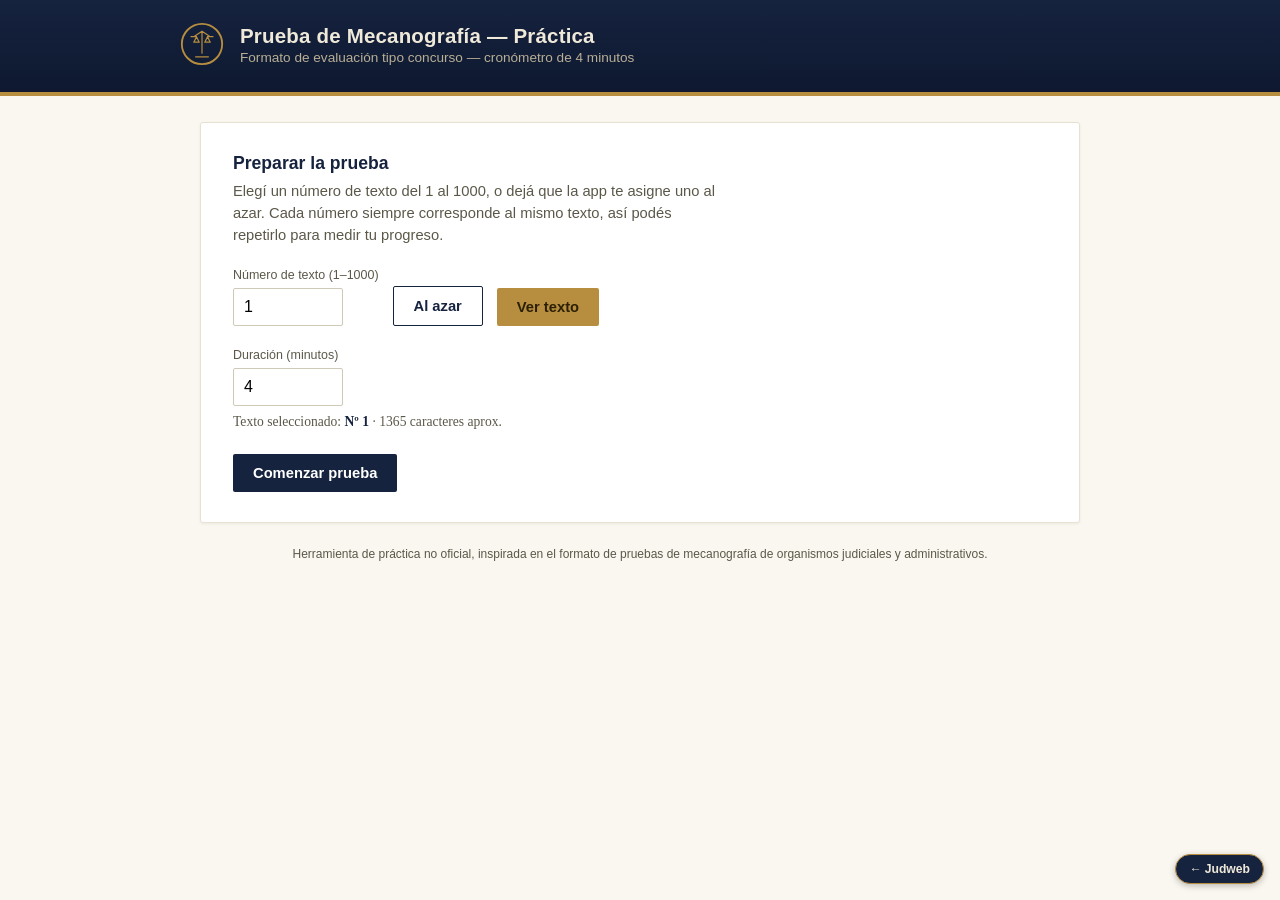
<file: apps/mecanografia/index.html>
<!DOCTYPE html>
<html lang="es-AR">
<head>
<meta charset="UTF-8">
<meta name="viewport" content="width=device-width, initial-scale=1.0">
<title>Prueba de Mecanografía — Práctica</title>
<style>
  :root{
    --navy:#16233F;
    --navy-dark:#0E1830;
    --paper:#FAF7F0;
    --paper-line:#E7E1D2;
    --ink:#232323;
    --ink-soft:#5B5849;
    --gold:#B78D3F;
    --gold-dark:#8E6A28;
    --ok:#2F6F4E;
    --err:#B33A3A;
    --err-bg:#F6DEDE;
    --ok-bg:#E1EFE7;
    font-size:16px;
  }
  *{box-sizing:border-box;}
  html,body{margin:0;padding:0;}
  body{
    background:var(--paper);
    color:var(--ink);
    font-family: 'Inter', -apple-system, BlinkMacSystemFont, 'Segoe UI', sans-serif;
    min-height:100vh;
  }
  .topbar{
    background:linear-gradient(180deg,var(--navy) 0%, var(--navy-dark) 100%);
    color:#EFE9DA;
    padding:22px 28px 26px;
    border-bottom:4px solid var(--gold);
  }
  .topbar-inner{
    max-width:920px;
    margin:0 auto;
    display:flex;
    align-items:center;
    gap:16px;
  }
  .seal{
    width:44px;height:44px;flex-shrink:0;
  }
  .topbar h1{
    font-size:1.28rem;
    margin:0;
    font-weight:600;
    letter-spacing:.2px;
  }
  .topbar p{
    margin:2px 0 0;
    font-size:.85rem;
    color:#B9AF95;
  }

  .wrap{
    max-width:920px;
    margin:0 auto;
    padding:26px 20px 60px;
  }

  .panel{
    background:#fff;
    border:1px solid var(--paper-line);
    border-radius:3px;
    box-shadow:0 1px 3px rgba(20,20,10,.06);
  }

  /* ---- setup screen ---- */
  #setup{padding:30px 32px;}
  #setup h2{margin:0 0 6px;font-size:1.1rem;color:var(--navy);}
  #setup .desc{color:var(--ink-soft);font-size:.92rem;line-height:1.5;margin:0 0 22px;max-width:60ch;}
  .field-row{
    display:flex; gap:14px; flex-wrap:wrap; align-items:flex-end; margin-bottom:22px;
  }
  .field{display:flex;flex-direction:column;gap:6px;}
  .field label{font-size:.78rem;text-transform:none;color:var(--ink-soft);}
  .field input[type=number]{
    width:110px;padding:9px 10px;border:1px solid #cfc9b8;border-radius:2px;font-size:1rem;
    font-family:inherit;
  }
  .btn{
    border:none;border-radius:2px;padding:11px 20px;font-size:.92rem;font-weight:600;
    cursor:pointer;font-family:inherit;transition:background .15s ease;
  }
  .btn-primary{background:var(--navy);color:#fff;}
  .btn-primary:hover{background:var(--navy-dark);}
  .btn-secondary{background:transparent;color:var(--navy);border:1px solid var(--navy);}
  .btn-secondary:hover{background:#eef0f4;}
  .btn-gold{background:var(--gold);color:#2b2004;}
  .btn-gold:hover{background:var(--gold-dark);color:#fff;}
  .btn:disabled{opacity:.45;cursor:not-allowed;}

  .id-display{
    font-family: Georgia, 'Times New Roman', serif;
    font-size:.85rem;color:var(--ink-soft);margin-top:2px;
  }
  .id-display b{color:var(--navy);}

  /* ---- test screen ---- */
  #test{display:none;padding:0;}
  .test-head{
    display:flex;justify-content:space-between;align-items:center;
    padding:16px 26px;border-bottom:1px solid var(--paper-line);
    background:#FCFAF4;
  }
  .test-meta{font-size:.8rem;color:var(--ink-soft);}
  .test-meta b{color:var(--navy);}
  .timer{
    font-family: Georgia, 'Times New Roman', serif;
    font-variant-numeric: tabular-nums;
    font-size:1.9rem;font-weight:700;color:var(--navy);letter-spacing:1px;
  }
  .timer.warn{color:var(--err);}

  .stats-strip{
    display:flex;gap:0;border-bottom:1px solid var(--paper-line);
  }
  .stat{
    flex:1;text-align:center;padding:10px 4px;border-right:1px solid var(--paper-line);
  }
  .stat:last-child{border-right:none;}
  .stat .n{font-size:1.15rem;font-weight:700;color:var(--navy);font-family:Georgia,serif;}
  .stat .l{font-size:.68rem;color:var(--ink-soft);margin-top:1px;}

  .words-gauge{
    padding:12px 26px 16px;border-bottom:1px solid var(--paper-line);background:#FCFAF4;
  }
  .wg-top{
    display:flex;justify-content:space-between;align-items:baseline;margin-bottom:7px;
    font-size:.8rem;color:var(--ink-soft);
  }
  .wg-top .wg-label{font-weight:600;color:var(--navy);text-transform:uppercase;font-size:.7rem;letter-spacing:.03em;}
  .wg-top .wg-value{font-family:Georgia,serif;font-size:.95rem;color:var(--ink);}
  .wg-top .wg-value b{font-size:1.15rem;color:var(--navy);}
  .wg-top .wg-min{color:var(--ink-soft);font-size:.75rem;}
  .wg-bar-wrap{
    position:relative;height:10px;background:#E7E1D2;border:1px solid var(--paper-line);border-radius:1px;
  }
  .wg-bar-fill{
    position:absolute;left:0;top:0;bottom:0;width:0%;background:var(--gold);
    transition:width .25s ease, background-color .25s ease;
  }
  .wg-bar-fill.reached{background:var(--ok);}
  .wg-bar-marker{
    position:absolute;top:-3px;bottom:-3px;width:2px;background:var(--navy);
  }
  .wg-bar-marker::after{
    content:'100';position:absolute;top:-16px;left:50%;transform:translateX(-50%);
    font-size:.62rem;color:var(--navy);font-weight:600;
  }

  .text-area-wrap{padding:22px 30px 8px;}
  #passage{
    font-family: Georgia, 'Times New Roman', serif;
    font-size:1.18rem;
    line-height:1.9;
    max-width:74ch;
    margin:0 auto;
    white-space:pre-wrap;
    color:#8a8578;
    max-height:168px;
    overflow-y:auto;
    scroll-behavior:smooth;
    padding:4px 6px;
    border:1px solid var(--paper-line);
    border-radius:2px;
    background:#FEFDFA;
  }
  #passage span.correct{color:var(--ink);background:var(--ok-bg);}
  #passage span.incorrect{color:var(--err);background:var(--err-bg);text-decoration:underline;}
  #passage span.current{background:var(--gold);color:#2b2004;border-radius:1px;}
  #passage span.pending{color:#8a8578;}

  .typebox-wrap{padding:6px 30px 26px;}
  #typebox{
    width:100%;
    max-width:74ch;
    margin:14px auto 0;
    display:block;
    min-height:80px;
    resize:none;
    font-family: Georgia, 'Times New Roman', serif;
    font-size:1.05rem;
    padding:12px 14px;
    border:1px solid #cfc9b8;
    border-radius:2px;
    line-height:1.6;
    background:#FEFDFA;
  }
  #typebox:focus{outline:2px solid var(--gold);outline-offset:1px;}
  .hint{
    max-width:74ch;margin:8px auto 0;font-size:.8rem;color:var(--ink-soft);text-align:center;
  }

  .test-actions{
    display:flex;justify-content:center;gap:12px;padding:0 30px 28px;
  }

  /* ---- results ---- */
  #results{display:none;padding:34px 36px;}
  #results h2{margin:0 0 4px;color:var(--navy);font-size:1.25rem;}
  #results .sub{color:var(--ink-soft);font-size:.88rem;margin:0 0 26px;}
  .result-grid{
    display:grid;grid-template-columns:repeat(auto-fit,minmax(140px,1fr));
    gap:14px;margin-bottom:26px;
  }
  .rcard{
    border:1px solid var(--paper-line);border-radius:3px;padding:16px 14px;text-align:center;
    background:#FCFAF4;
  }
  .rcard .big{font-family:Georgia,serif;font-size:1.9rem;font-weight:700;color:var(--navy);}
  .rcard .lbl{font-size:.75rem;color:var(--ink-soft);margin-top:4px;}
  .rcard.accent .big{color:var(--gold-dark);}

  .note{
    font-size:.8rem;color:var(--ink-soft);border-left:3px solid var(--gold);
    padding:10px 14px;background:#FCFAF4;margin-bottom:26px;line-height:1.5;
  }
  .result-actions{display:flex;gap:12px;flex-wrap:wrap;}

  footer{
    text-align:center;color:var(--ink-soft);font-size:.75rem;padding:24px 0 10px;
  }

  @media (max-width:560px){
    #passage{font-size:1.05rem;}
    .stats-strip{flex-wrap:wrap;}
    .stat{flex:1 1 33%;border-bottom:1px solid var(--paper-line);}
  }
</style>
<link rel="manifest" href="../../manifest.webmanifest">
<meta name="theme-color" content="#16233F">
</head>
<body>
<a href="../../index.html" style="position:fixed;bottom:16px;right:16px;z-index:999;background:#16233F;border:1px solid #B78D3F;color:#EFE9DA;font-family:-apple-system,BlinkMacSystemFont,'Segoe UI',sans-serif;font-size:.76rem;font-weight:600;text-decoration:none;padding:7px 13px;border-radius:20px;box-shadow:0 2px 6px rgba(0,0,0,.25);">← Judweb</a>

<div class="topbar">
  <div class="topbar-inner">
    <svg class="seal" viewBox="0 0 48 48" fill="none">
      <circle cx="24" cy="24" r="22" stroke="#B78D3F" stroke-width="2"/>
      <path d="M24 10 L24 30 M15 16 L24 10 L33 16 M12 16 L18 16 M18 16 L15 22 L21 22 L18 16 M36 16 L30 16 M30 16 L27 22 L33 22 L30 16 M24 30 L24 34 M17 38 L31 38" stroke="#B78D3F" stroke-width="1.3" stroke-linejoin="round" stroke-linecap="round"/>
    </svg>
    <div>
      <h1>Prueba de Mecanografía — Práctica</h1>
      <p>Formato de evaluación tipo concurso — cronómetro de 4 minutos</p>
    </div>
  </div>
</div>

<div class="wrap">

  <div class="panel" id="setup">
    <h2>Preparar la prueba</h2>
    <p class="desc">Elegí un número de texto del 1 al 1000, o dejá que la app te asigne uno al azar. Cada número siempre corresponde al mismo texto, así podés repetirlo para medir tu progreso.</p>

    <div class="field-row">
      <div class="field">
        <label for="textId">Número de texto (1–1000)</label>
        <input type="number" id="textId" min="1" max="1000" value="1">
      </div>
      <button class="btn btn-secondary" id="randomBtn" type="button">Al azar</button>
      <button class="btn btn-gold" id="previewBtn" type="button">Ver texto</button>
    </div>

    <div class="field-row" style="margin-bottom:8px;">
      <div class="field" style="min-width:150px;">
        <label for="durMin">Duración (minutos)</label>
        <input type="number" id="durMin" min="1" max="15" value="4">
      </div>
    </div>

    <p class="id-display">Texto seleccionado: <b id="idLabel">Nº 1</b> · <span id="lenLabel"></span></p>

    <div id="previewBox" style="margin-top:18px;display:none;">
      <div class="text-area-wrap" style="padding:0;">
        <div id="passagePreview" style="font-family:Georgia,serif;font-size:1rem;line-height:1.7;color:#5B5849;max-height:160px;overflow:auto;border:1px solid var(--paper-line);padding:14px 16px;border-radius:2px;background:#FCFAF4;"></div>
      </div>
    </div>

    <div style="margin-top:24px;">
      <button class="btn btn-primary" id="startBtn" type="button">Comenzar prueba</button>
    </div>
  </div>

  <div class="panel" id="test">
    <div class="test-head">
      <div class="test-meta">Texto <b id="testIdLabel"></b></div>
      <div class="timer" id="timer">04:00</div>
      <div class="test-meta"><button class="btn btn-secondary" id="cancelBtn" type="button" style="padding:6px 14px;font-size:.8rem;">Cancelar</button></div>
    </div>
    <div class="stats-strip">
      <div class="stat"><div class="n" id="liveWpm">0</div><div class="l">PPM (palabras)</div></div>
      <div class="stat"><div class="n" id="livePnpm">0</div><div class="l">Pulsaciones netas/min</div></div>
      <div class="stat"><div class="n" id="liveAcc">100%</div><div class="l">Precisión</div></div>
      <div class="stat"><div class="n" id="liveErr">0</div><div class="l">Errores</div></div>
    </div>
    <div class="words-gauge">
      <div class="wg-top">
        <span class="wg-label">Palabras correctas</span>
        <span class="wg-value"><b id="liveWords">0</b> / 150 <span class="wg-min">(mínimo exigido: 100)</span></span>
      </div>
      <div class="wg-bar-wrap">
        <div class="wg-bar-fill" id="wgFill"></div>
        <div class="wg-bar-marker" style="left:66.6667%"></div>
      </div>
    </div>
    <div class="text-area-wrap">
      <div id="passage"></div>
    </div>
    <div class="typebox-wrap">
      <textarea id="typebox" placeholder="Hacé clic acá y empezá a escribir. El cronómetro arranca con la primera tecla." autocomplete="off" autocorrect="off" autocapitalize="off" spellcheck="false"></textarea>
      <p class="hint">El cronómetro se inicia al presionar la primera tecla. La prueba finaliza automáticamente al llegar a cero o al terminar el texto.</p>
    </div>
    <div class="test-actions">
      <button class="btn btn-secondary" id="finishBtn" type="button">Finalizar ahora</button>
    </div>
  </div>

  <div class="panel" id="results">
    <h2>Resultado de la prueba</h2>
    <p class="sub">Texto <span id="resIdLabel"></span> · <span id="resTimeLabel"></span></p>

    <div class="result-grid">
      <div class="rcard accent"><div class="big" id="resWordsCorrect">0</div><div class="lbl">Palabras correctas (mín. 100)</div></div>
      <div class="rcard accent"><div class="big" id="resWpm">0</div><div class="lbl">Palabras por minuto</div></div>
      <div class="rcard accent"><div class="big" id="resPnpm">0</div><div class="lbl">Pulsaciones netas / min</div></div>
      <div class="rcard"><div class="big" id="resPpm">0</div><div class="lbl">Pulsaciones brutas / min</div></div>
      <div class="rcard"><div class="big" id="resAcc">0%</div><div class="lbl">Precisión</div></div>
      <div class="rcard"><div class="big" id="resErr">0</div><div class="lbl">Errores</div></div>
      <div class="rcard"><div class="big" id="resChars">0</div><div class="lbl">Caracteres escritos</div></div>
    </div>

    <div class="note" id="wordsNote">
      Referencia orientativa: en concursos administrativos suele solicitarse un mínimo aproximado de 200–250 pulsaciones netas por minuto con muy baja tasa de error. Estos valores varían según el organismo y la convocatoria; usá esta prueba solo como entrenamiento.
    </div>

    <div class="result-actions">
      <button class="btn btn-primary" id="retryBtn" type="button">Repetir este texto</button>
      <button class="btn btn-gold" id="nextBtn" type="button">Probar otro texto</button>
      <button class="btn btn-secondary" id="backBtn" type="button">Volver al inicio</button>
    </div>
  </div>

  <footer>Herramienta de práctica no oficial, inspirada en el formato de pruebas de mecanografía de organismos judiciales y administrativos.</footer>
</div>

<script>
/* =========================================================
   BANCO DE CONTENIDO
   4 categorías temáticas x (intro / cuerpo / cierre)
   Combinadas de forma determinística según el Nº de texto
   (1 a 1000) para generar 1000 textos distintos y
   reproducibles.
   ========================================================= */

const BANKS = [
  { // Único banco: Institucional / judicial-administrativo (Poder Judicial de San Juan)
    intro: [
      "El expediente ingresado a la mesa de entradas debe ser registrado con fecha, hora y número de orden antes de ser girado a la dependencia correspondiente.",
      "Toda presentación ante el tribunal deberá efectuarse por escrito, con firma del letrado patrocinante y copia para traslado a la contraparte.",
      "La Oficina de Gestión Judicial es responsable de coordinar la agenda de audiencias y de notificar a las partes con la antelación que exige la normativa vigente.",
      "El Poder Judicial de San Juan garantiza a la ciudadanía el acceso a la justicia mediante procedimientos ágiles, transparentes y respetuosos de las garantías constitucionales.",
      "La Corte de Justicia de la Provincia ejerce la superintendencia sobre los tribunales inferiores y dicta las acordadas necesarias para el buen funcionamiento del servicio de justicia.",
      "El sistema informático de gestión de causas permite consultar el estado procesal de un expediente sin necesidad de trasladarse hasta la sede del juzgado.",
      "La atención al público en las mesas de entradas se organiza mediante un sistema de turnos que agiliza los trámites y reduce los tiempos de espera.",
      "Toda persona tiene derecho a ser oída por un juez competente, imparcial e independiente, dentro de un plazo razonable y con las debidas garantías.",
      "El proceso judicial se rige por los principios de legalidad, contradicción, igualdad de las partes y publicidad de los actos procesales.",
      "La capacitación permanente de magistrados, funcionarios y empleados judiciales resulta esencial para sostener la calidad y la celeridad del servicio de justicia."
    ],
    body: [
      "El secretario dejará constancia en el acta de la hora exacta de inicio y finalización de la audiencia, así como de los incidentes que pudieran suscitarse.",
      "Las partes podrán ofrecer prueba documental, testimonial y pericial dentro del plazo perentorio que fije el juzgado interviniente.",
      "Corresponde al organismo administrativo resguardar la confidencialidad de los datos personales contenidos en los legajos y expedientes bajo su custodia.",
      "El recurso de apelación deberá interponerse y fundarse dentro de los cinco días hábiles siguientes a la notificación de la resolución impugnada.",
      "Se dispone la remisión de las actuaciones a la Cámara, previa certificación de la Secretaría sobre el cumplimiento de los plazos procesales.",
      "El personal administrativo verificará que cada foja del expediente esté debidamente numerada y rubricada antes de su archivo definitivo.",
      "La mediación previa obligatoria tiene por finalidad procurar un acuerdo entre las partes antes de habilitar la instancia judicial correspondiente.",
      "Los oficios librados a organismos públicos deberán diligenciarse a través del sistema de gestión electrónica habilitado a tal efecto.",
      "El tribunal podrá disponer medidas para mejor proveer cuando lo considere necesario para esclarecer los hechos controvertidos en la causa.",
      "La feria judicial no suspende los plazos en las causas declaradas de trámite urgente por resolución fundada del magistrado.",
      "El área de recursos humanos deberá elevar mensualmente el parte de asistencia del personal a la Superintendencia General.",
      "La notificación por cédula se considerará válidamente cumplida una vez que el oficial notificador certifique la diligencia practicada.",
      "Corresponde al juzgado fijar día y hora de audiencia dentro de los diez días posteriores a la traba de la litis.",
      "El escrito de demanda deberá contener el nombre completo de las partes, los hechos, el derecho invocado y la petición concreta.",
      "La Corte de Justicia dispuso la implementación de un nuevo sistema de turnos para la atención al público en las mesas de entradas.",
      "El defensor oficial asumirá la representación del imputado cuando este no cuente con letrado particular designado.",
      "Las resoluciones interlocutorias son susceptibles de recurso de reposición dentro del plazo que establece el código de procedimientos.",
      "El archivo general del Poder Judicial conserva las causas concluidas por el plazo que fija la reglamentación específica.",
      "El fiscal de instrucción dispondrá la realización de las medidas probatorias que resulten conducentes para el esclarecimiento del hecho denunciado.",
      "La cámara de apelaciones resolverá el recurso dentro del plazo legal, previa vista al ministerio público cuando la naturaleza de la causa así lo requiera.",
      "El juzgado de familia citará a las partes a una audiencia de conciliación antes de resolver sobre el régimen de comunicación y la cuota alimentaria.",
      "La oficina de violencia doméstica recibirá la denuncia y dará intervención inmediata al juzgado de turno para el dictado de medidas urgentes.",
      "El perito designado deberá presentar su informe dentro del plazo fijado, bajo apercibimiento de ser removido y sustituido por otro profesional.",
      "La declaración testimonial se recibirá bajo juramento de decir verdad, dejándose constancia de las generales de ley del testigo compareciente.",
      "El embargo preventivo trabado sobre bienes del demandado deberá inscribirse en el registro correspondiente para que resulte oponible a terceros.",
      "El tribunal oral en lo criminal fijará la fecha de inicio del debate una vez elevada la causa a juicio por el juez de garantías.",
      "La secretaría penal certificará el cómputo de la pena impuesta, informando la fecha de vencimiento a la unidad penitenciaria correspondiente.",
      "El colegio de abogados llevará el registro de matrícula de los profesionales habilitados para actuar ante los tribunales de la provincia.",
      "La defensoría de pobres y ausentes intervendrá cuando la parte no cuente con recursos suficientes para afrontar el patrocinio letrado particular.",
      "El escribano actuante certificará la firma de las partes en el instrumento público, dejando constancia de la fecha y el lugar de otorgamiento.",
      "La junta electoral provincial fiscalizará el desarrollo del proceso comicial y resolverá las impugnaciones que se presenten en tiempo y forma.",
      "El consejo de la magistratura evaluará los antecedentes de los postulantes a cargos judiciales mediante un concurso público de oposición y antecedentes.",
      "La oficina de mandamientos y notificaciones diligenciará las cédulas y oficios librados por los distintos juzgados dentro del plazo reglamentario.",
      "El registro civil expedirá las partidas solicitadas una vez verificada la identidad del peticionante y el pago de la tasa correspondiente.",
      "La dirección de rentas notificará la deuda tributaria determinada al contribuyente, otorgándole el plazo legal para formular su descargo.",
      "El juzgado laboral procurará avenir a las partes en la audiencia de conciliación antes de continuar con la etapa de producción de prueba.",
      "La sala civil y comercial resolverá el conflicto de competencia planteado, remitiendo las actuaciones al juzgado que resulte finalmente competente.",
      "El personal del juzgado digitalizará los expedientes archivados a fin de facilitar su consulta y preservar la integridad de la documentación original.",
      "La resolución interlocutoria quedará notificada por ministerio de la ley una vez transcurrido el plazo previsto por el código procesal.",
      "El juzgado de paz atenderá los reclamos vecinales y las causas de menor cuantía que la ley pone bajo su competencia territorial.",
      "El código procesal establece los plazos perentorios dentro de los cuales las partes deberán contestar la demanda bajo apercibimiento de rebeldía.",
      "El colegio de abogados de San Juan organiza capacitaciones periódicas sobre oralidad, litigación y las últimas reformas del código procesal.",
      "La secretaría penal recibirá la denuncia formulada por la víctima, dando inmediata intervención al fiscal de turno para el inicio de la investigación.",
      "El consejo asesor de la magistratura emitirá dictamen no vinculante sobre la idoneidad de los candidatos propuestos para cubrir la vacante.",
      "La cámara de comercio articula con el Poder Judicial mecanismos de resolución alternativa de conflictos para agilizar la solución de controversias mercantiles.",
      "El defensor del pueblo recibirá las quejas de los vecinos vinculadas a la prestación de servicios públicos y dará traslado al organismo pertinente.",
      "La comisaría del barrio remitirá las actuaciones labradas al juzgado de instrucción dentro de las veinticuatro horas de producido el hecho.",
      "El fiscal de estado tomará intervención en la causa cuando se encuentre comprometido el patrimonio o el interés del Estado provincial.",
      "El juzgado de ejecución controlará el cumplimiento de la pena y resolverá sobre los pedidos de libertad condicional que se formulen.",
      "La oficina de estadística judicial procesará mensualmente los datos de ingreso, trámite y resolución de causas en cada fuero.",
      "El archivo general resguarda los expedientes concluidos por el plazo que establece la reglamentación, garantizando su conservación y disponibilidad.",
      "La sala penal confirmará o revocará la prisión preventiva dictada en primera instancia, previo dictamen del fiscal ante la cámara.",
      "El curso de capacitación en oralidad y litigación se dicta de manera periódica para funcionarios, empleados y letrados matriculados.",
      "La reforma procesal introdujo la audiencia oral como instancia central del proceso, reduciendo el trámite escrito en numerosas etapas.",
      "El tribunal de familia dispondrá las medidas cautelares necesarias para resguardar el interés superior del niño, niña o adolescente involucrado.",
      "La cámara de apelaciones en lo civil resolverá sobre la procedencia del recurso extraordinario local interpuesto contra la sentencia definitiva.",
      "El juzgado correccional tramitará las causas por delitos de menor gravedad conforme al procedimiento abreviado que autoriza el código.",
      "La oficina judicial de gestión de audiencias coordinará la agenda de las salas y evitará la superposición de diligencias entre distintos fueros.",
      "El ministerio público fiscal deberá formular la acusación dentro del plazo legal, una vez concluida la etapa de investigación penal preparatoria."
    ],
    cierre: [
      "Cúmplase, regístrese y notifíquese a las partes por los medios que correspondan según la normativa aplicable.",
      "Firme la presente resolución, procédase a su ejecución conforme a derecho y archívense las actuaciones.",
      "Elévense las actuaciones a la instancia superior a los efectos de su tratamiento y resolución definitiva.",
      "Notifíquese la presente providencia a las partes y al Ministerio Público Fiscal por los medios que correspondan.",
      "Agréguese la documentación acompañada, téngase presente lo manifestado y prosígase el trámite según su estado.",
      "Regístrese en el libro correspondiente, líbrense los oficios pertinentes y déjese debida constancia en el expediente.",
      "Pase a despacho para el dictado de la resolución que por derecho corresponda conforme a las constancias de autos.",
      "Hágase saber a las partes lo aquí resuelto y estese a lo que en definitiva se decida en la instancia superior.",
      "Cúmplase con lo ordenado, glósense las actuaciones producidas y continúese el procedimiento según su estado procesal.",
      "Tómese razón de lo actuado, comuníquese a los organismos pertinentes y resérvese el expediente en secretaría."
    ]
  }
];

// PRNG determinístico (mulberry32) para que cada Nº de texto siempre genere el mismo contenido
function mulberry32(seed){
  return function(){
    seed |= 0; seed = (seed + 0x6D2B79F5) | 0;
    let t = Math.imul(seed ^ (seed >>> 15), 1 | seed);
    t = (t + Math.imul(t ^ (t >>> 7), 61 | t)) ^ t;
    return ((t ^ (t >>> 14)) >>> 0) / 4294967296;
  };
}

function pickWithoutRepeat(arr, count, rng){
  const pool = arr.map((v,i)=>i);
  const chosen = [];
  for(let i=0;i<count && pool.length>0;i++){
    const idx = Math.floor(rng()*pool.length);
    chosen.push(pool[idx]);
    pool.splice(idx,1);
  }
  return chosen.map(i=>arr[i]);
}

const WORDS_PER_TEXT = 200; // cada uno de los 1000 textos tiene exactamente esta cantidad de palabras

function generateText(id){
  // id: 1..1000
  const rng = mulberry32(id*2654435761);
  const catIndex = (id-1) % BANKS.length;
  const cat = BANKS[catIndex];

  const introIdx = Math.floor(rng()*cat.intro.length);
  const cierreIdx = Math.floor(rng()*cat.cierre.length);
  const cierreWords = cat.cierre[cierreIdx].trim().split(/\s+/);

  // Se arma un pool de oraciones de "cuerpo" en orden aleatorio (determinístico
  // según el id) y se van agregando palabras hasta tener margen suficiente
  // para poder cerrar con la oración de cierre y llegar a WORDS_PER_TEXT.
  const bodyPool = pickWithoutRepeat(cat.body, cat.body.length, rng);
  let words = cat.intro[introIdx].trim().split(/\s+/);
  let poolIdx = 0;
  let guard = 0;
  while (words.length + cierreWords.length < WORDS_PER_TEXT && guard < 60) {
    const sentence = bodyPool[poolIdx % bodyPool.length];
    words = words.concat(sentence.trim().split(/\s+/));
    poolIdx++;
    guard++;
  }
  words = words.concat(cierreWords);

  // En el caso raro de que aún falten palabras, se repiten oraciones de cuerpo.
  guard = 0;
  while (words.length < WORDS_PER_TEXT && guard < 60) {
    const sentence = bodyPool[poolIdx % bodyPool.length];
    words = words.concat(sentence.trim().split(/\s+/));
    poolIdx++;
    guard++;
  }

  return words.slice(0, WORDS_PER_TEXT).join(' ');
}

/* =========================================================
   ESTADO Y LÓGICA DE LA APLICACIÓN
   ========================================================= */

let currentText = "";
let currentId = 1;
let durationSec = 240;
let timeLeft = 240;
let timerInterval = null;
let started = false;
let finished = false;
let typedChars = 0; // pulsaciones del texto EN CURSO (se reinicia al pasar al siguiente texto)
let errorCount = 0; // errores del texto EN CURSO

// Acumulado de toda la sesión (suma de todos los textos ya completados o cortados)
let cumulativeTypedChars = 0;
let cumulativeErrors = 0;
let sessionCorrectWords = 0; // palabras correctas totales de la sesión (objetivo: 100, tope de control: 150)
let completedPassages = 0;

const WORDS_MIN = 100;
const WORDS_MAX_GAUGE = 150; // tope visual del medidor

// Cuenta cuántas palabras del texto de referencia ya están COMPLETAS (el
// usuario ya pasó ese límite de palabra) y fueron tipeadas exactamente
// igual, usando las posiciones reales de las palabras en el texto de
// referencia (no depende de que el usuario haya puesto los espacios en el
// mismo lugar, así que no se desalinea si hay un error puntual).
function countCorrectWordsSoFar(value, target){
  let count = 0;
  let pos = 0;
  const len = target.length;
  while(pos < len){
    const spaceIdx = target.indexOf(' ', pos);
    const wordEnd = spaceIdx === -1 ? len : spaceIdx;
    const isLastWord = spaceIdx === -1;
    const wordFullyPassed = isLastWord ? value.length >= wordEnd : value.length > wordEnd;
    if(!wordFullyPassed) break;
    if(value.slice(pos, wordEnd) === target.slice(pos, wordEnd)) count++;
    pos = wordEnd + 1;
  }
  return count;
}

function currentLiveWords(){
  return sessionCorrectWords + countCorrectWordsSoFar(els.typebox.value, currentText);
}

function updateWordsGauge(){
  const total = currentLiveWords();
  const pct = Math.min(100, (total / WORDS_MAX_GAUGE) * 100);
  els.liveWords.textContent = total;
  els.wgFill.style.width = pct + '%';
  els.wgFill.classList.toggle('reached', total >= WORDS_MIN);
}

const els = {
  textIdInput: document.getElementById('textId'),
  durMin: document.getElementById('durMin'),
  randomBtn: document.getElementById('randomBtn'),
  previewBtn: document.getElementById('previewBtn'),
  idLabel: document.getElementById('idLabel'),
  lenLabel: document.getElementById('lenLabel'),
  previewBox: document.getElementById('previewBox'),
  passagePreview: document.getElementById('passagePreview'),
  startBtn: document.getElementById('startBtn'),

  setup: document.getElementById('setup'),
  test: document.getElementById('test'),
  results: document.getElementById('results'),

  testIdLabel: document.getElementById('testIdLabel'),
  timer: document.getElementById('timer'),
  passage: document.getElementById('passage'),
  typebox: document.getElementById('typebox'),
  cancelBtn: document.getElementById('cancelBtn'),
  finishBtn: document.getElementById('finishBtn'),

  liveWpm: document.getElementById('liveWpm'),
  livePnpm: document.getElementById('livePnpm'),
  liveAcc: document.getElementById('liveAcc'),
  liveErr: document.getElementById('liveErr'),
  liveWords: document.getElementById('liveWords'),
  wgFill: document.getElementById('wgFill'),

  resIdLabel: document.getElementById('resIdLabel'),
  resTimeLabel: document.getElementById('resTimeLabel'),
  resWpm: document.getElementById('resWpm'),
  resPnpm: document.getElementById('resPnpm'),
  resPpm: document.getElementById('resPpm'),
  resAcc: document.getElementById('resAcc'),
  resErr: document.getElementById('resErr'),
  resChars: document.getElementById('resChars'),
  resWordsCorrect: document.getElementById('resWordsCorrect'),
  wordsNote: document.getElementById('wordsNote'),

  retryBtn: document.getElementById('retryBtn'),
  nextBtn: document.getElementById('nextBtn'),
  backBtn: document.getElementById('backBtn'),
};

function clampId(v){
  v = parseInt(v,10);
  if(isNaN(v)) v = 1;
  return Math.min(1000, Math.max(1, v));
}

function refreshSetupLabels(){
  currentId = clampId(els.textIdInput.value);
  els.textIdInput.value = currentId;
  const text = generateText(currentId);
  els.idLabel.textContent = 'Nº ' + currentId;
  els.lenLabel.textContent = text.length + ' caracteres aprox.';
}

els.textIdInput.addEventListener('input', refreshSetupLabels);

els.randomBtn.addEventListener('click', ()=>{
  els.textIdInput.value = 1 + Math.floor(Math.random()*1000);
  refreshSetupLabels();
  if(els.previewBox.style.display !== 'none'){
    els.passagePreview.textContent = generateText(currentId);
  }
});

els.previewBtn.addEventListener('click', ()=>{
  refreshSetupLabels();
  els.passagePreview.textContent = generateText(currentId);
  els.previewBox.style.display = 'block';
});

refreshSetupLabels();

function buildPassageDOM(text){
  els.passage.innerHTML = '';
  els.passage.scrollTop = 0;
  const frag = document.createDocumentFragment();
  for(let i=0;i<text.length;i++){
    const span = document.createElement('span');
    span.textContent = text[i];
    span.className = 'pending';
    span.dataset.idx = i;
    frag.appendChild(span);
  }
  els.passage.appendChild(frag);
}

function startSetup(){
  currentId = clampId(els.textIdInput.value);
  currentText = generateText(currentId);
  durationSec = Math.max(60, Math.min(900, (parseInt(els.durMin.value,10)||4)*60));
  timeLeft = durationSec;
  started = false;
  finished = false;
  typedChars = 0;
  errorCount = 0;

  els.testIdLabel.textContent = 'Nº ' + currentId;
  buildPassageDOM(currentText);
  updateTimerDisplay();
  els.typebox.value = '';
  els.typebox.disabled = false;
  cumulativeTypedChars = 0;
  cumulativeErrors = 0;
  sessionCorrectWords = 0;
  completedPassages = 0;
  resetLiveStats();

  els.setup.style.display = 'none';
  els.results.style.display = 'none';
  els.test.style.display = 'block';
  setTimeout(()=>els.typebox.focus(), 50);
}

function resetLiveStats(){
  els.liveWpm.textContent = '0';
  els.livePnpm.textContent = '0';
  els.liveAcc.textContent = '100%';
  els.liveErr.textContent = '0';
  els.timer.classList.remove('warn');
  updateWordsGauge();
}

function updateTimerDisplay(){
  const m = Math.floor(timeLeft/60).toString().padStart(2,'0');
  const s = Math.floor(timeLeft%60).toString().padStart(2,'0');
  els.timer.textContent = m+':'+s;
  els.timer.classList.toggle('warn', timeLeft<=30);
}

function tick(){
  timeLeft--;
  updateTimerDisplay();
  if(timeLeft<=0){
    endTest();
  }
}

function beginTimerIfNeeded(){
  if(!started){
    started = true;
    timerInterval = setInterval(tick, 1000);
  }
}

function renderProgress(value){
  const spans = els.passage.children;
  let correctCount = 0;
  let errors = 0;
  const len = Math.min(value.length, spans.length);

  for(let i=0;i<spans.length;i++){
    spans[i].className = 'pending';
  }
  for(let i=0;i<len;i++){
    const ok = value[i] === currentText[i];
    spans[i].className = ok ? 'correct' : 'incorrect';
    if(ok) correctCount++; else errors++;
  }
  if(value.length < currentText.length){
    spans[value.length].classList.add('current');
    scrollPassageToCurrent(spans[value.length]);
  }

  errorCount = errors;
  typedChars = value.length;

  updateLiveStats();

  if(value.length >= currentText.length){
    passageComplete(value);
  }
}

function passageComplete(value){
  // Se computan y acumulan las palabras correctas, caracteres y errores
  // de este texto antes de pasar al siguiente (o de terminar la prueba).
  sessionCorrectWords += countCorrectWordsSoFar(value, currentText);
  cumulativeTypedChars += typedChars;
  cumulativeErrors += errorCount;
  completedPassages++;
  typedChars = 0;
  errorCount = 0;
  updateWordsGauge();

  if(timeLeft <= 0){
    endTest();
    return;
  }
  loadNextPassage();
}

function loadNextPassage(){
  currentId = (currentId % 1000) + 1; // encadena el siguiente texto del banco (envuelve 1000 -> 1)
  currentText = generateText(currentId);
  els.testIdLabel.textContent = 'Nº ' + currentId;
  buildPassageDOM(currentText);
  els.typebox.value = '';
  updateLiveStats();
  setTimeout(()=>els.typebox.focus(), 30);
}

function scrollPassageToCurrent(currentSpan){
  const container = els.passage;
  const contRect = container.getBoundingClientRect();
  const spanRect = currentSpan.getBoundingClientRect();
  const relativeTop = (spanRect.top - contRect.top) + container.scrollTop;
  const desiredTop = relativeTop - (container.clientHeight * 0.35);
  container.scrollTop = Math.max(0, desiredTop);
}

function elapsedMinutes(){
  const elapsedSec = started ? (durationSec - timeLeft) : 0;
  return Math.max(elapsedSec, 1) / 60;
}

function updateLiveStats(){
  const mins = elapsedMinutes();
  const totalChars = cumulativeTypedChars + typedChars;
  const totalErrors = cumulativeErrors + errorCount;
  const correct = totalChars - totalErrors;
  const words = totalChars/5;
  const wpm = Math.round(words/mins);
  const pnpm = Math.round(Math.max(0, correct)/mins);
  const acc = totalChars>0 ? Math.round((correct/totalChars)*100) : 100;

  els.liveWpm.textContent = isFinite(wpm)?wpm:0;
  els.livePnpm.textContent = isFinite(pnpm)?pnpm:0;
  els.liveAcc.textContent = acc+'%';
  els.liveErr.textContent = totalErrors;
  updateWordsGauge();
}

els.typebox.addEventListener('input', (e)=>{
  if(finished) return;
  beginTimerIfNeeded();
  renderProgress(e.target.value);
});

els.typebox.addEventListener('paste', (e)=>{
  e.preventDefault(); // evitar pegar el texto para mantener la validez de la práctica
});

function endTest(){
  if(finished) return;
  finished = true;
  clearInterval(timerInterval);
  els.typebox.disabled = true;

  // Si el tiempo se agota (o se finaliza a mano) a mitad de un texto,
  // se suma el crédito parcial de ese fragmento en curso.
  if(typedChars > 0){
    sessionCorrectWords += countCorrectWordsSoFar(els.typebox.value, currentText);
    cumulativeTypedChars += typedChars;
    cumulativeErrors += errorCount;
    typedChars = 0;
    errorCount = 0;
  }

  const mins = elapsedMinutes();
  const totalChars = cumulativeTypedChars;
  const totalErrors = cumulativeErrors;
  const correct = Math.max(0, totalChars - totalErrors);
  const words = totalChars/5;
  const wpm = Math.round(words/mins);
  const ppmBruto = Math.round(totalChars/mins);
  const pnpm = Math.round(correct/mins);
  const acc = totalChars>0 ? Math.round((correct/totalChars)*100) : 100;
  const usedTime = durationSec - timeLeft;
  const mm = Math.floor(usedTime/60).toString().padStart(2,'0');
  const ss = Math.floor(usedTime%60).toString().padStart(2,'0');

  els.resIdLabel.textContent = 'Nº ' + currentId;
  els.resTimeLabel.textContent = 'tiempo utilizado ' + mm + ':' + ss;
  els.resWpm.textContent = isFinite(wpm)?wpm:0;
  els.resPnpm.textContent = isFinite(pnpm)?pnpm:0;
  els.resPpm.textContent = isFinite(ppmBruto)?ppmBruto:0;
  els.resAcc.textContent = acc+'%';
  els.resErr.textContent = totalErrors;
  els.resChars.textContent = totalChars;
  els.resWordsCorrect.textContent = sessionCorrectWords;

  els.wordsNote.textContent = sessionCorrectWords >= WORDS_MIN
    ? 'Cumpliste el mínimo de 100 palabras correctas que exige el juzgado (llevás ' + sessionCorrectWords + '). Referencia orientativa de pulsaciones: en concursos administrativos suele pedirse un mínimo aproximado de 200–250 pulsaciones netas por minuto con muy baja tasa de error; varía según organismo y convocatoria.'
    : 'Todavía no llegaste al mínimo de 100 palabras correctas que exige el juzgado (llevás ' + sessionCorrectWords + '). Practicá de nuevo para acercarte o superar ese mínimo. Referencia orientativa de pulsaciones: en concursos administrativos suele pedirse un mínimo aproximado de 200–250 pulsaciones netas por minuto con muy baja tasa de error; varía según organismo y convocatoria.';

  els.test.style.display = 'none';
  els.results.style.display = 'block';
}

els.startBtn.addEventListener('click', startSetup);

els.cancelBtn.addEventListener('click', ()=>{
  clearInterval(timerInterval);
  els.test.style.display = 'none';
  els.setup.style.display = 'block';
});

els.finishBtn.addEventListener('click', ()=>{
  if(!started) beginTimerIfNeeded();
  endTest();
});

els.retryBtn.addEventListener('click', ()=>{
  els.textIdInput.value = currentId;
  startSetup();
});

els.nextBtn.addEventListener('click', ()=>{
  els.textIdInput.value = 1 + Math.floor(Math.random()*1000);
  startSetup();
});

els.backBtn.addEventListener('click', ()=>{
  els.results.style.display = 'none';
  els.setup.style.display = 'block';
});
</script>
</body>
</html>
</file>
<file: apps/corrector/style.css>
:root{
  --parchment:#EBE3CD;
  --paper:#FBF8EF;
  --ink:#26221A;
  --ink-soft:#524C3E;
  --navy:#1F3350;
  --burgundy:#7C2530;
  --gold:#9C7A32;
  --green:#3B6B45;
  --line:#C9BA92;
  --line-soft:#DCD1AE;
}
*{box-sizing:border-box;}
body{
  margin:0;
  min-height:100vh;
  background:
    radial-gradient(ellipse at top, rgba(255,255,255,0.35), transparent 60%),
    var(--parchment);
  font-family:'PT Serif', serif;
  color:var(--ink);
  padding:36px 18px 60px;
  display:flex;
  justify-content:center;
}

.layout{
  width:100%;
  max-width:960px;
  display:grid;
  grid-template-columns:1fr 260px;
  gap:24px;
  align-items:start;
}

.sheet{ width:100%; }

header.doc-head{
  display:flex;
  justify-content:space-between;
  align-items:flex-start;
  gap:20px;
  margin-bottom:22px;
}
.titles h1{
  font-family:'Libre Franklin', sans-serif;
  font-size:23px;
  font-weight:700;
  letter-spacing:-0.01em;
  color:var(--navy);
  margin:0 0 6px;
}
.titles p{
  font-family:'Libre Franklin', sans-serif;
  font-size:13px;
  color:var(--ink-soft);
  margin:0;
}
.titles p span.dot{margin:0 6px;opacity:.6;}

/* Sello / temporizador principal */
.seal{
  flex:none;
  width:88px;
  height:88px;
  border-radius:50%;
  border:2px solid var(--burgundy);
  box-shadow: inset 0 0 0 3px var(--paper), inset 0 0 0 4px var(--burgundy);
  background:var(--navy);
  display:flex;
  flex-direction:column;
  align-items:center;
  justify-content:center;
  color:#fff;
  font-family:'Libre Franklin', sans-serif;
  transition:box-shadow .3s ease, border-color .3s ease;
}
.seal.low{border-color:#A33;}
.seal .time{
  font-family:'PT Serif', serif;
  font-size:20px;
  font-weight:700;
  letter-spacing:0.02em;
  line-height:1;
}
.seal .lbl{
  font-size:9px;
  letter-spacing:0.06em;
  margin-top:4px;
  color:#D8C79A;
}

.card{
  background:var(--paper);
  border:1px solid var(--line);
  box-shadow: 0 1px 0 var(--line-soft), 0 12px 30px -18px rgba(38,34,26,0.35);
  padding:26px 26px 22px;
  position:relative;
}
.card::before{
  content:"";
  position:absolute;
  inset:6px;
  border:1px solid var(--line-soft);
  pointer-events:none;
}
.meta-row{
  display:flex;
  justify-content:space-between;
  align-items:baseline;
  font-family:'Libre Franklin', sans-serif;
  font-size:12.5px;
  color:var(--ink-soft);
  margin-bottom:14px;
  padding-bottom:12px;
  border-bottom:1px solid var(--line-soft);
}
.meta-row strong{color:var(--navy);font-weight:600;}

textarea#editor{
  width:100%;
  min-height:230px;
  resize:vertical;
  border:none;
  outline:none;
  background:transparent;
  font-family:'PT Serif', serif;
  font-size:16.5px;
  line-height:1.75;
  color:var(--ink);
  padding:2px;
}
textarea#editor:disabled{
  color:var(--ink-soft);
}
.result-view{
  font-size:16.5px;
  line-height:1.9;
  display:none;
}
.result-view span.w{padding:0 1px;border-radius:2px;position:relative;}
.result-view span.fixed{background:#DDEBD9;color:var(--green);}
.result-view span.wrong{background:#F4DCDC;color:var(--burgundy);text-decoration:underline wavy var(--burgundy);}
.result-view span.broke{background:#FBE8C6;color:#8A5A16;text-decoration:underline wavy #8A5A16;}
.result-view span.fix-hint{
  display:inline-block;
  margin-left:3px;
  padding:0 4px;
  font-family:'Libre Franklin', sans-serif;
  font-size:11px;
  font-weight:600;
  font-style:normal;
  text-decoration:none;
  color:#fff;
  background:var(--gold);
  border-radius:2px;
  vertical-align:2px;
}
.result-view span.fix-hint::before{
  content:"✓ ";
  opacity:.85;
}

.controls{
  display:flex;
  justify-content:space-between;
  align-items:center;
  margin-top:18px;
  padding-top:16px;
  border-top:1px solid var(--line-soft);
  font-family:'Libre Franklin', sans-serif;
}
.btn{
  font-family:'Libre Franklin', sans-serif;
  font-size:13.5px;
  font-weight:600;
  padding:10px 18px;
  border-radius:3px;
  border:1px solid var(--navy);
  background:var(--navy);
  color:#fff;
  cursor:pointer;
  letter-spacing:0.01em;
  transition:transform .15s ease, opacity .15s ease;
}
.btn:hover{transform:translateY(-1px);}
.btn:active{transform:translateY(0);}
.btn.secondary{
  background:transparent;
  color:var(--navy);
}
.btn.gold{
  background:var(--gold);
  border-color:var(--gold);
}
.btn:disabled{opacity:.4;cursor:not-allowed;transform:none;}

.results{
  display:none;
  margin-top:20px;
  background:var(--paper);
  border:1px solid var(--line);
  padding:20px 22px;
}
.results h2{
  font-family:'Libre Franklin', sans-serif;
  font-size:15px;
  color:var(--navy);
  margin:0 0 14px;
}
.score-band{
  display:flex;
  align-items:baseline;
  gap:14px;
  padding:14px 18px;
  margin-bottom:18px;
  background:var(--navy);
  color:#fff;
  border-left:4px solid var(--gold);
}
.score-number{
  font-family:'PT Serif', serif;
  font-size:38px;
  font-weight:700;
  line-height:1;
}
.score-label{
  font-family:'Libre Franklin', sans-serif;
  font-size:12.5px;
  color:#D8C79A;
  max-width:220px;
  line-height:1.4;
}

.stat-grid{
  display:grid;
  grid-template-columns:repeat(2,1fr);
  gap:12px 24px;
  font-family:'Libre Franklin', sans-serif;
}
.stat{
  display:flex;
  justify-content:space-between;
  border-bottom:1px dotted var(--line);
  padding-bottom:6px;
  font-size:13.5px;
}
.stat b{color:var(--ink);font-weight:700;font-family:'PT Serif',serif;font-size:15px;}
.accuracy-line{
  margin-top:16px;
  font-family:'Libre Franklin', sans-serif;
  font-size:13px;
  color:var(--ink-soft);
}
.legend{
  display:flex;
  gap:16px;
  flex-wrap:wrap;
  margin-top:14px;
  font-family:'Libre Franklin', sans-serif;
  font-size:11.5px;
  color:var(--ink-soft);
}
.legend span{display:inline-flex;align-items:center;gap:5px;}
.swatch{width:10px;height:10px;border-radius:2px;display:inline-block;}

/* ---------- Panel lateral en vivo ---------- */
.live-panel{
  position:sticky;
  top:36px;
  background:var(--navy);
  color:#EDE7D4;
  border:1px solid var(--navy);
  padding:20px 20px 22px;
  font-family:'Libre Franklin', sans-serif;
}
.live-panel h2{
  font-size:13px;
  letter-spacing:0.04em;
  margin:0 0 16px;
  color:#D8C79A;
  font-weight:600;
}
.live-clock{
  margin-bottom:18px;
}
.live-clock span{
  font-family:'PT Serif', serif;
  font-size:30px;
  font-weight:700;
  display:block;
  margin-bottom:8px;
}
.progress-track{
  height:5px;
  background:rgba(255,255,255,0.15);
  border-radius:3px;
  overflow:hidden;
}
.progress-fill{
  height:100%;
  width:100%;
  background:#D8C79A;
  transition:width 1s linear, background .3s ease;
}
.progress-fill.correct{
  background:#7FB88A;
  width:0%;
  transition:width .25s ease;
}

.live-stat{
  display:flex;
  justify-content:space-between;
  align-items:baseline;
  padding:9px 0;
  border-bottom:1px solid rgba(255,255,255,0.12);
  font-size:12.5px;
}
.live-label{color:#C4BC9F;}
.live-value{
  font-family:'PT Serif', serif;
  font-size:18px;
  font-weight:700;
  color:#fff;
}
.live-value.ok{color:#8FCB9A;}
.live-value.warn{color:#E7B978;}
.live-value.pending{color:#E39A9A;}

.live-progress{margin-top:16px;}
.live-progress .live-label{display:block;margin-bottom:6px;}
.progress-pct{
  display:block;
  margin-top:6px;
  font-family:'PT Serif', serif;
  font-size:17px;
  font-weight:700;
  color:#8FCB9A;
}

.live-note{
  margin:18px 0 0;
  font-size:11.5px;
  line-height:1.5;
  color:#B9B192;
}

@media (max-width:820px){
  .layout{grid-template-columns:1fr;}
  .live-panel{position:static;order:-1;}
}
@media (max-width:480px){
  .card{padding:20px 18px;}
  .titles h1{font-size:19px;}
  .seal{width:72px;height:72px;}
  .seal .time{font-size:16px;}
  .stat-grid{grid-template-columns:1fr;}
}
</file>
